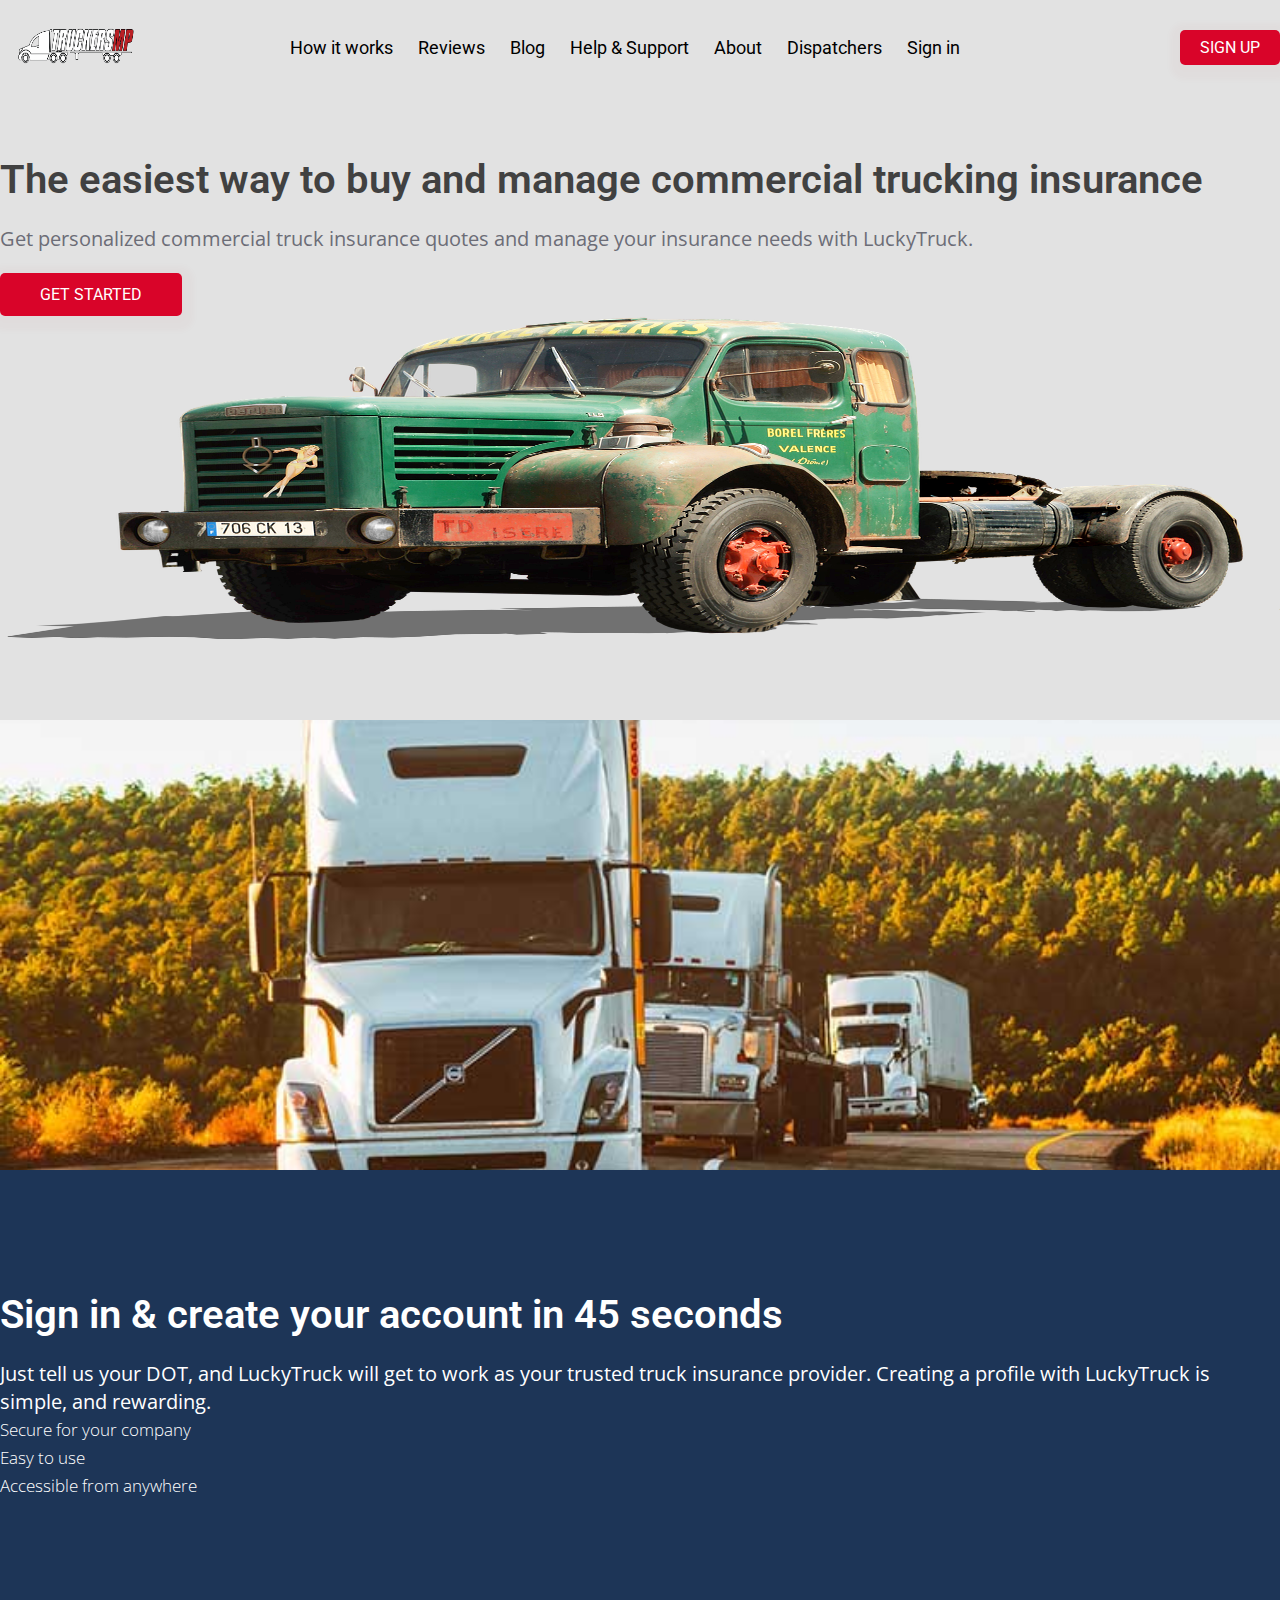
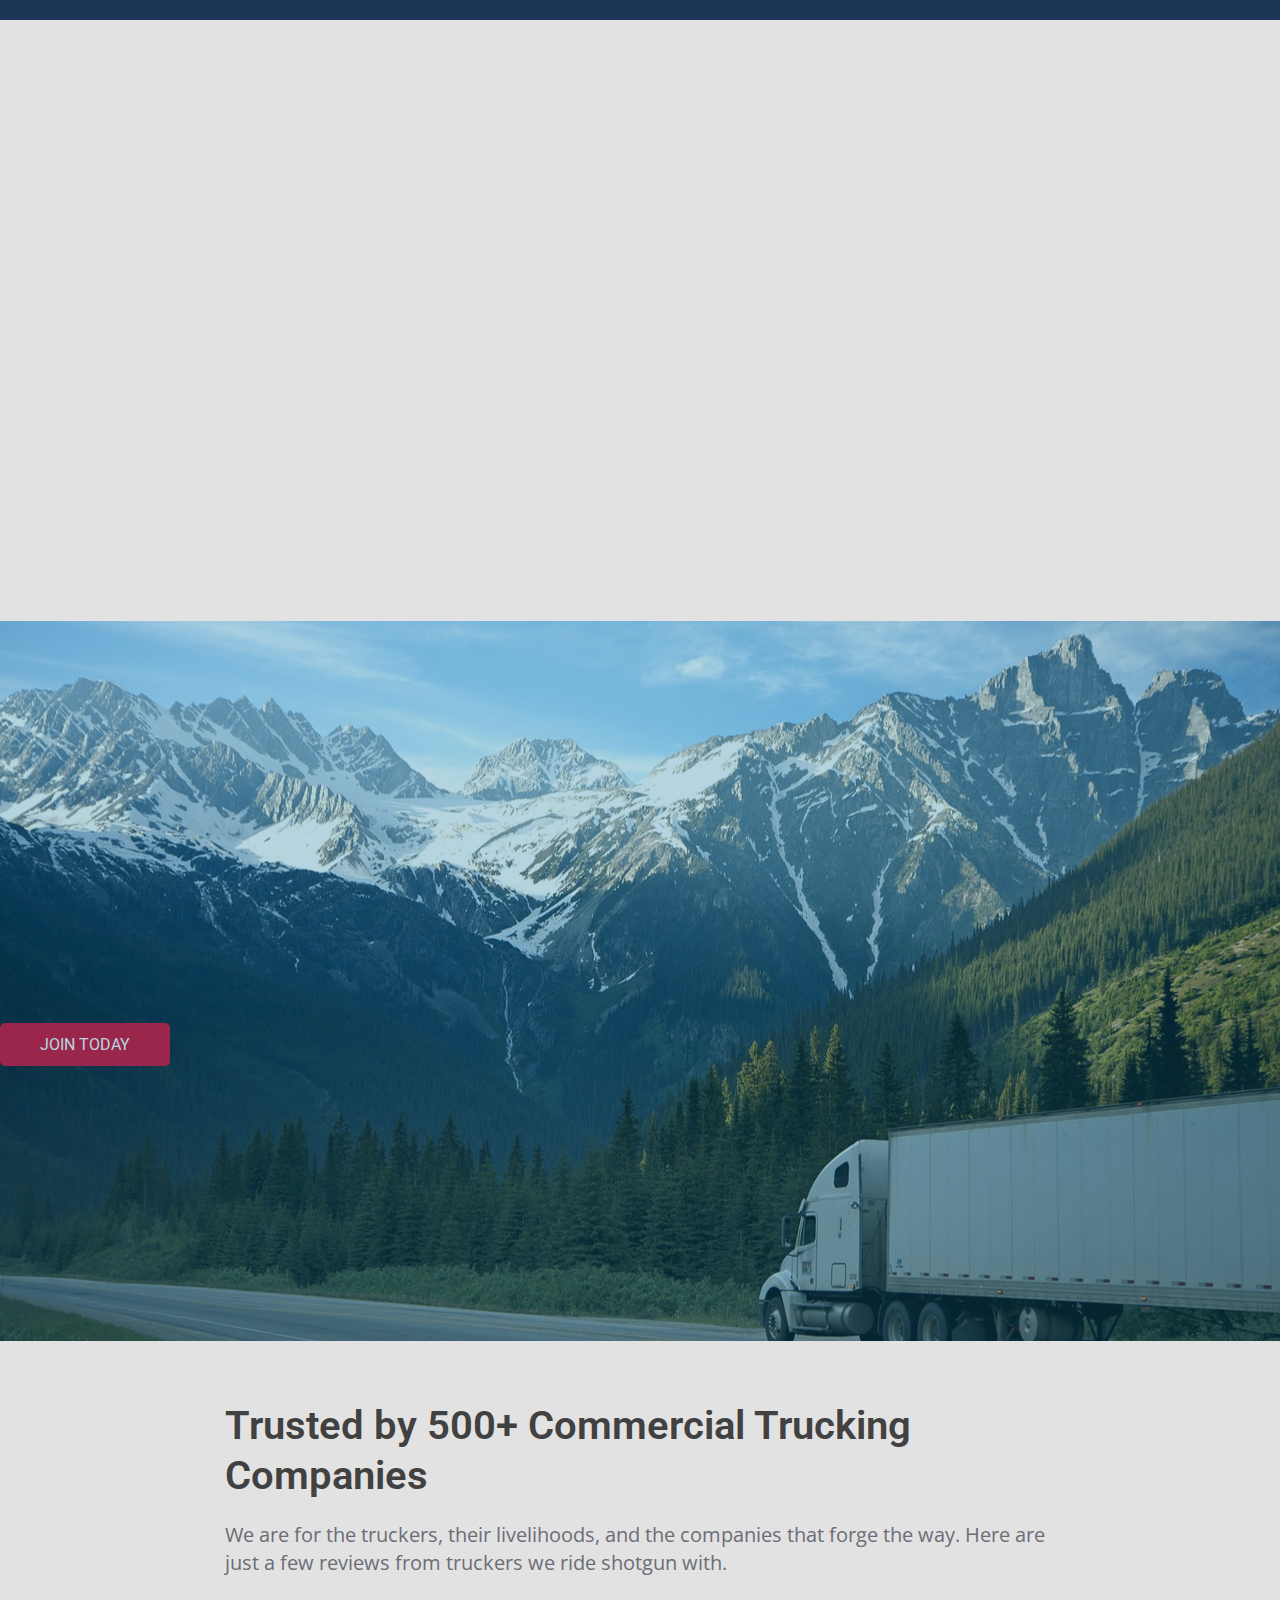
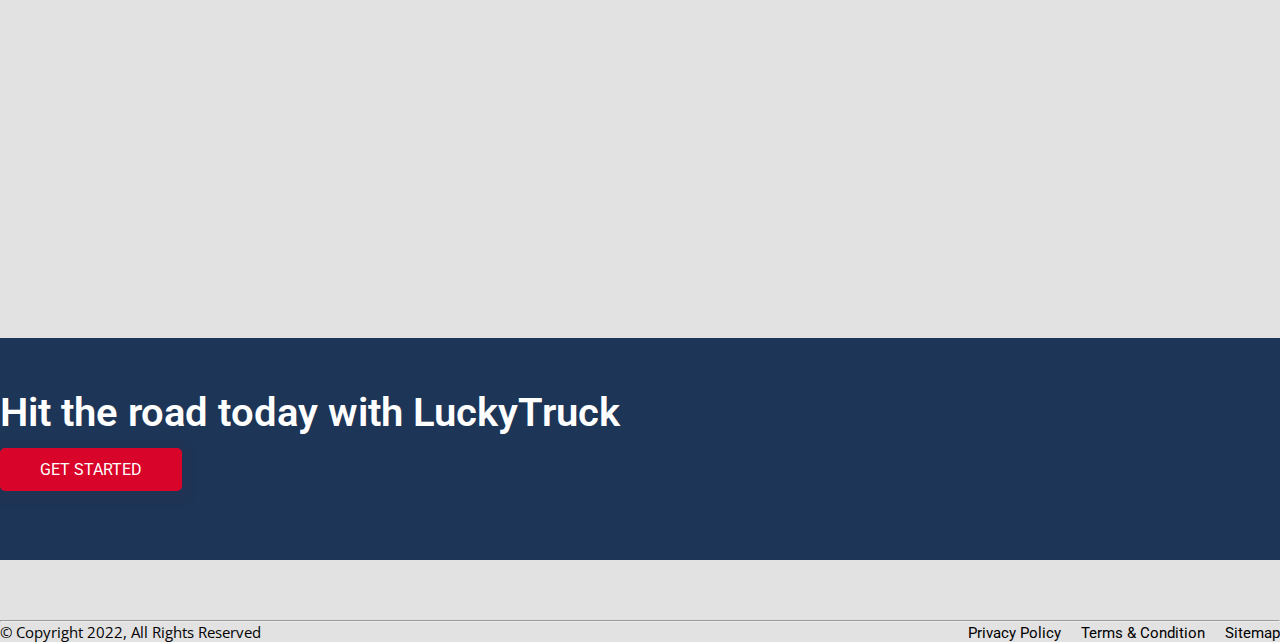
<file: index.html>
<!DOCTYPE html>
<html lang="en">
<head>
    <meta charset="UTF-8">
    <meta http-equiv="X-UA-Compatible" content="IE=edge">
    <meta name="viewport" content="width=device-width, initial-scale=1.0">
    <title>Trucking Insurance</title>
    <link rel="icon" type="image/x-icon" href="assets/images/truck logo.png">
    <!-- Bootstrap css -->
    <link rel="stylesheet" href="https://cdn.jsdelivr.net/npm/bootstrap@4.5.3/dist/css/bootstrap.min.css" integrity="sha384-TX8t27EcRE3e/ihU7zmQxVncDAy5uIKz4rEkgIXeMed4M0jlfIDPvg6uqKI2xXr2" crossorigin="anonymous">
    <!-- AOS Animation css -->
    <link href="https://unpkg.com/aos@2.3.1/dist/aos.css" rel="stylesheet">
    <!-- fontawesome icons cdn link -->
    <link rel="stylesheet" href="https://cdnjs.cloudflare.com/ajax/libs/font-awesome/6.2.0/css/all.min.css" integrity="sha512-xh6O/CkQoPOWDdYTDqeRdPCVd1SpvCA9XXcUnZS2FmJNp1coAFzvtCN9BmamE+4aHK8yyUHUSCcJHgXloTyT2A==" crossorigin="anonymous" referrerpolicy="no-referrer" />
    <!-- custom css -->
    <link rel="stylesheet" href="assets/css/base.css">
    <link rel="stylesheet" href="assets/css/index.css">
</head>
<body>

    <header>
        <div class="container">
            <div class="menuBar">
                <div>
                   <a href="index.html">
                     <img src="assets/images/truck logo.png" alt="logo">
                   </a>
                </div>
                <div class="customNav" id="mobileMenu">
                    <nav>
                        <span class="navClose" id="mobileMenuClose">
                            <i class="fa-solid fa-xmark"></i>
                        </span>
                        <ul id="highlightAnchor">
                            <li><a class="menuLink" href="how-it-work.html">How it works</a></li>
                            <li><a class="menuLink" href="reviews.html">Reviews</a></li>
                            <li><a class="menuLink" href="blogs.html">Blog</a></li>
                            <li><a class="menuLink" href="help_support.html">Help & Support</a></li>
                            <li><a class="menuLink" href="about.html">About</a></li>
                            <li><a class="menuLink" href="dispatchers.html">Dispatchers</a></li>
                            <li><a class="menuLink" href="login.html">Sign in</a></li>
                        </ul>

                        <div class="mt-4 mobileSignUp">
                            <a href="sign-up.html" class="customBtn signUpBtn">Sign up</a>
                        </div>
                    </nav>
                </div>
                <div class="signUpPart">
                    <div class="menuClick mr-2" id="mobileMenuShow"> 
                        <i class="fa-solid fa-bars"></i>
                    </div>
                    <a href="sign-up.html" class="customBtn signUpBtn signUpPartBtn">Sign up</a>
                </div>

            </div>
        </div>
    </header>

    <section class="sectionGap">
        <div class="homeBanner">
            <div class="container">
                <div class="row align-items-center">
                     <div class="col-12 col-lg-6">
                        <h2 class="mainHeading">
                            The easiest way to buy and manage commercial trucking insurance
                        </h2>
                        <div class="innerPadding">
                            <p class="subHeading">
                                Get personalized commercial truck insurance quotes and manage your insurance needs with LuckyTruck.
                            </p>
                        </div>
                        <a href="sign-up.html" class="customBtn">Get Started</a>
                     </div>
                     <div class="col-12 col-lg-6 mt-4 mt-lg-0 text-center">
                        <img class="bannerImage" src="assets/images/truck image 7.png" alt="truck">
                     </div>
                </div>
            </div>
        </div>
    </section>
    
    <section data-aos="fade-down" class="sectionGap">
        <div class="accountSection">
                <div class="row align-items-center">

                    <div class="col-12 col-lg-6 text-center accountSectionImg">
                     </div>

                     <div class="col-12 col-lg-6 accountSectionBg">
                        <div class="px-4">
                            <div class="accountContent">
                                <h2 class="mainHeading">
                                    Sign in & create your account in 45 seconds
                                </h2>
                                <p class="subHeading">
                                    Just tell us your DOT, and LuckyTruck will get to work as your trusted truck insurance provider. Creating a profile with LuckyTruck is simple, and rewarding.
                                </p>
                                <div class="mt-3 checkMarkIcon">
                                    <p class="subHeading"><i class="mr-2 fa-solid fa-circle-check"></i> <span>Secure for your company</span></p>
                                    <p class="subHeading"><i class="mr-2 fa-solid fa-circle-check"></i> <span>Easy to use</span></p>
                                    <p class="subHeading"><i class="mr-2 fa-solid fa-circle-check"></i> <span>Accessible from anywhere</span></p>
                                </div>
                            </div>
                        </div>
                     </div>

                </div>
            </div>
        </div>
    </section>  

    <section data-aos="fade-up" class="sectionGap">
        <div class="customerTeam">
            <div class="container">
                <div class="row align-items-center">
                     <div data-aos="fade-right" class="col-12 col-lg-6">
                        <h2 class="mainHeading">
                            Best-In-Class Customer Success Team
                        </h2>
                        <p class="subHeading">
                            Whether it is your first time calling or you’ve driven a million miles with LuckyTruck in your passenger seat, our top-notch team is here to help.
                        </p>

                     </div>
                     <div data-aos="fade-down" class="col-12 col-lg-6 mt-4 mt-lg-0 text-center">
                        <img class="bannerImage" src="assets/images/team.jpg" alt="team">
                     </div>
                </div>
            </div>
        </div>
    </section> 

    <section class="sectionGap DynamicSection">
        <div class="DynamicBanner">
            <div class="container">
                <div class="row">
                    <div class="col text-center DynamicBannerContent">
                        <h2 class="mainHeading" data-aos="fade-up" data-aos-duration="200">
                            Dynamic management at your fingertips
                        </h2>
                        <div class="innerPadding">
                            <p class="subHeading" data-aos="fade-up" data-aos-duration="300">
                                Increase, decrease, and dynamically manage your insurance coverages in your LuckyTruck dashboard. No more truck insurance providers with pushy salespeople or pesky emails – keeping more money in your pocket.
                            </p>
                        </div>
                        <div class="innerPadding">
                            <a href="sign-up.html" class="customBtn">JOIN TODAY</a>
                        </div>
                    </div>
                </div>
            </div>
        </div>
    </section>  

     <section class="sectionGap reviewSection">
       <div class="container">
          <div class="row">
             <div class="text-center reviewHeading">
                <h2 class="mainHeading">
                    Trusted by 500+ Commercial Trucking Companies
                 </h2>
                 <p class="subHeading">
                    We are for the truckers, their livelihoods, and the companies that forge the way. Here are just a few reviews from truckers we ride shotgun with.
                 </p>
             </div>
             <div class="container">
                <div class="clientReview">
                    <div class="singleReview text-center" data-aos="fade-up" data-aos-anchor-placement="top-bottom">
                       <img src="assets/images/truck image 2.jpg" alt="client image">
                       <p class="text-center mt-3">
                           "Everyone that I have encontered has been really helpful and has gone above and beyound"
                       </p>
                    </div>
   
                    <div class="singleReview text-center" data-aos="fade-up" data-aos-anchor-placement="top-bottom">
                       <img src="assets/images/truck image 2.jpg" alt="client image">
                       <p class="text-center mt-3">
                           "Everyone that I have encontered has been really helpful and has gone above and beyound"
                       </p>
                    </div>
   
                    <div class="singleReview text-center" data-aos="fade-up" data-aos-anchor-placement="top-bottom">
                       <img src="assets/images/truck image 2.jpg" alt="client image">
                       <p class="text-center mt-3">
                           "Everyone that I have encontered has been really helpful and has gone above and beyound"
                       </p>
                    </div>
                </div>
             </div>
          </div>
       </div>
    </section>

    <section class="sectionGap getStartedSection">
        <div class="container text-center">
            <h2 class="mainHeading">
                Hit the road today with LuckyTruck
            </h2>
            <div class="innerPadding mt-2">
                <a href="sign-up.html" class="customBtn">Get started</a>
            </div>
        </div>
    </section> 

    <footer class="pb-3">
        <div class="container"><hr>
            <div class="footerContent">
                <div class="copyRight">
                    © Copyright 2022, All Rights Reserved
                </div>
                <div class="footerMenu">
                    <ul>
                        <li><a href="#">Privacy Policy</a></li>
                        <li><a href="#">Terms & Condition</a></li>
                        <li><a href="#">Sitemap</a></li>
                    </ul>
                </div>
            </div>
        </div>
    </footer>



    <!-- AOS Animation js -->
    <script src="https://unpkg.com/aos@2.3.1/dist/aos.js"></script>
    <script>
        AOS.init();
    </script>

    <!-- Bootstrap js -->
    <script src="https://code.jquery.com/jquery-3.5.1.slim.min.js" integrity="sha384-DfXdz2htPH0lsSSs5nCTpuj/zy4C+OGpamoFVy38MVBnE+IbbVYUew+OrCXaRkfj" crossorigin="anonymous"></script>
    <script src="https://cdn.jsdelivr.net/npm/bootstrap@4.5.3/dist/js/bootstrap.bundle.min.js" integrity="sha384-ho+j7jyWK8fNQe+A12Hb8AhRq26LrZ/JpcUGGOn+Y7RsweNrtN/tE3MoK7ZeZDyx" crossorigin="anonymous"></script>

    <!-- custom js code -->
    <script src="assets/js/cusotm.js"></script>


</body>
</html>
</file>
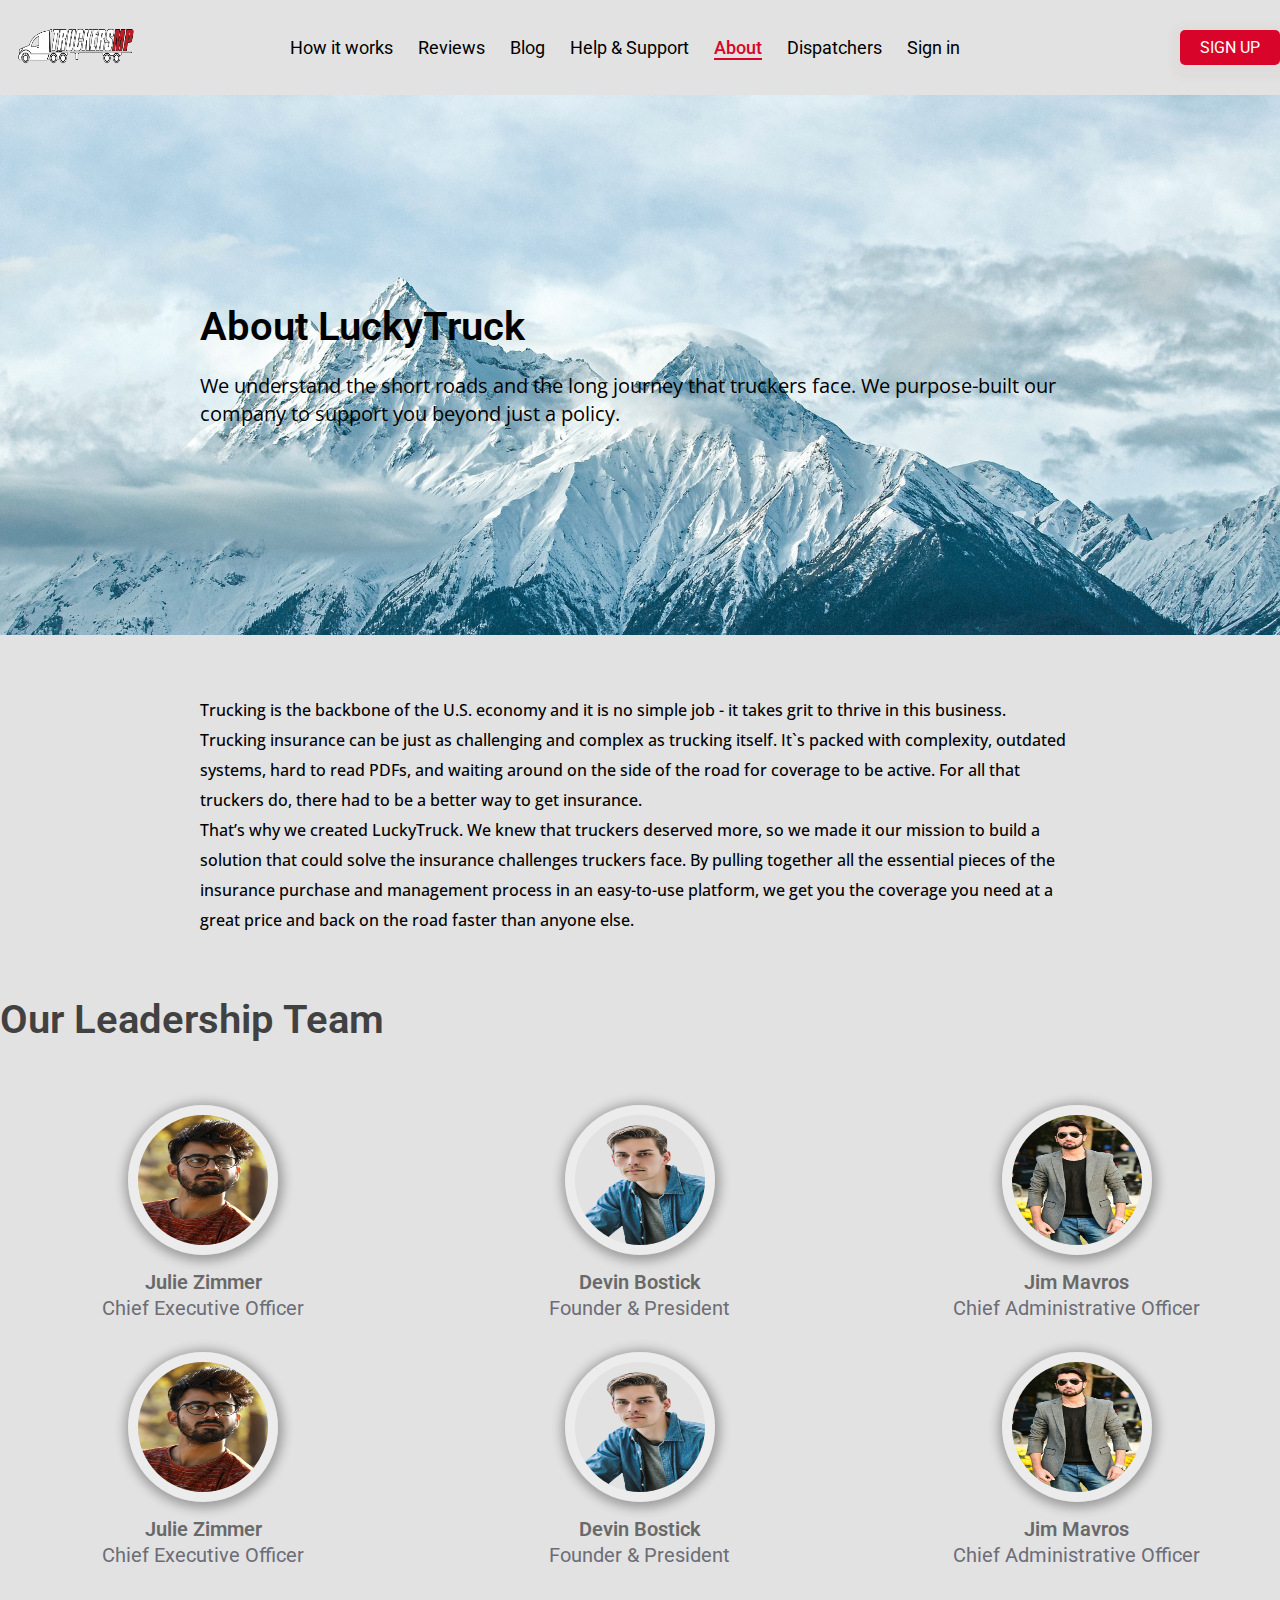
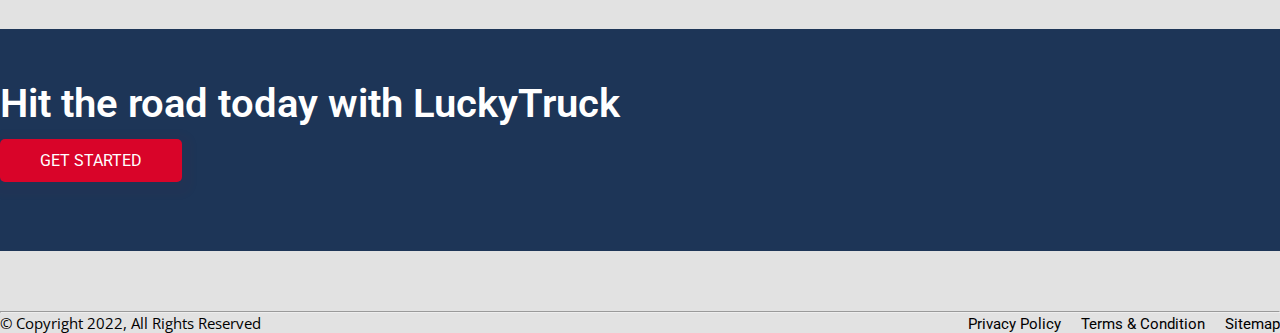
<file: about.html>
<!DOCTYPE html>
<html lang="en">
<head>
    <meta charset="UTF-8">
    <meta http-equiv="X-UA-Compatible" content="IE=edge">
    <meta name="viewport" content="width=device-width, initial-scale=1.0">
    <title>About</title>
    <link rel="icon" type="image/x-icon" href="assets/images/truck logo.png">
    <!-- Bootstrap css -->
    <link rel="stylesheet" href="https://cdn.jsdelivr.net/npm/bootstrap@4.5.3/dist/css/bootstrap.min.css" integrity="sha384-TX8t27EcRE3e/ihU7zmQxVncDAy5uIKz4rEkgIXeMed4M0jlfIDPvg6uqKI2xXr2" crossorigin="anonymous">
    <!-- fontawesome icons cdn link -->
    <link rel="stylesheet" href="https://cdnjs.cloudflare.com/ajax/libs/font-awesome/6.2.0/css/all.min.css" integrity="sha512-xh6O/CkQoPOWDdYTDqeRdPCVd1SpvCA9XXcUnZS2FmJNp1coAFzvtCN9BmamE+4aHK8yyUHUSCcJHgXloTyT2A==" crossorigin="anonymous" referrerpolicy="no-referrer" />
    <!-- custom css -->
    <link rel="stylesheet" href="assets/css/base.css">
    <link rel="stylesheet" href="assets/css/about.css">
</head>
<body>

    <header>
        <div class="container">
            <div class="menuBar">
                <div>
                   <a href="index.html">
                     <img src="assets/images/truck logo.png" alt="logo">
                   </a>
                </div>
                <div class="customNav" id="mobileMenu">
                    <nav>
                        <span class="navClose" id="mobileMenuClose">
                            <i class="fa-solid fa-xmark"></i>
                        </span>
                        <ul id="highlightAnchor">
                            <li><a  class="menuLink" href="how-it-work.html">How it works</a></li>
                            <li><a  class="menuLink" href="reviews.html">Reviews</a></li>
                            <li><a  class="menuLink" href="blogs.html">Blog</a></li>
                            <li><a  class="menuLink" href="help_support.html">Help & Support</a></li>
                            <li><a  class="menuLink active" href="about.html">About</a></li>
                            <li><a  class="menuLink" href="dispatchers.html">Dispatchers</a></li>
                            <li><a  class="menuLink" href="login.html">Sign in</a></li>
                        </ul>

                        <div class="mt-4 mobileSignUp">
                            <a href="sign-up.html" class="customBtn signUpBtn">Sign up</a>
                        </div>
                    </nav>
                </div>
                <div class="signUpPart">
                    <div class="menuClick mr-2" id="mobileMenuShow"> 
                        <i class="fa-solid fa-bars"></i>
                    </div>
                    <a href="sign-up.html" class="customBtn signUpBtn signUpPartBtn">Sign up</a>
                </div>

            </div>
        </div>
    </header>

    <section class="aboutSection">
        <div class="container">
            <div class="row">
                <div class="col-12 text-center ">
                    <div class="aboutContent">
                        <h2 class="mainHeading text-center">
                            About LuckyTruck
                        </h2>
                        <p class="subHeading">
                            We understand the short roads and the long journey that truckers face. We purpose-built our company to support you beyond just a policy.
                        </p>
                    </div>
                </div>
            </div>
        </div>
    </section>

    <section class="sectionGap">
        <div class="container">
            <div class="aboutContent detailsAbout">
                <p class="py-2">
                    Trucking is the backbone of the U.S. economy and it is no simple job - it takes grit to thrive in this business.
                </p>

                <p class="py-2">
                    Trucking insurance can be just as challenging and complex as trucking itself. It`s packed with complexity, outdated systems, hard to read PDFs, and waiting around on the side of the road for coverage to be active. For all that truckers do, there had to be a better way to get insurance.
                </p>

                <p class="py-2">
                    That’s why we created LuckyTruck. We knew that truckers deserved more, so we made it our mission to build a solution that could solve the insurance challenges truckers face. By pulling together all the essential pieces of the insurance purchase and management process in an easy-to-use platform, we get you the coverage you need at a great price and back on the road faster than anyone else.
                </p>
            </div>
        </div>
    </section>

    <section class="sectionGap">
       <div class="container">
          <h2 class="mainHeading text-center">
             Our Leadership Team
          </h2>

          <div class="teamMember sectionGap">
              <div class="singleMenber">
                 <a href="#">
                    <img src="assets/images/review-client.jpg" alt="team">
                    <h4 class="my-2">Julie Zimmer</h4>
                    <p class="subHeading">Chief Executive Officer</p>
                 </a>
              </div>

              <div class="singleMenber">
                <a href="#">
                   <img src="assets/images/review-client-2.png" alt="team">
                   <h4 class="my-2">Devin Bostick</h4>
                   <p class="subHeading">Founder & President</p>
                </a>
             </div>
             
             <div class="singleMenber">
                <a href="#">
                   <img src="assets/images/review-client-3.jpg" alt="team">
                   <h4 class="my-2">Jim Mavros</h4>
                   <p class="subHeading">                    Chief Administrative Officer</p>
                </a>
             </div>

             <div class="singleMenber">
                <a href="#">
                   <img src="assets/images/review-client.jpg" alt="team">
                   <h4 class="my-2">Julie Zimmer</h4>
                   <p class="subHeading">Chief Executive Officer</p>
                </a>
             </div>

             <div class="singleMenber">
               <a href="#">
                  <img src="assets/images/review-client-2.png" alt="team">
                  <h4 class="my-2">Devin Bostick</h4>
                  <p class="subHeading">Founder & President</p>
               </a>
            </div>
            
            <div class="singleMenber">
               <a href="#">
                  <img src="assets/images/review-client-3.jpg" alt="team">
                  <h4 class="my-2">Jim Mavros</h4>
                  <p class="subHeading">                    Chief Administrative Officer</p>
               </a>
            </div>
          </div>
       </div>
    </section>

    <section class="sectionGap getStartedSection">
        <div class="container text-center">
            <h2 class="mainHeading">
                Hit the road today with LuckyTruck
            </h2>
            <div class="innerPadding mt-2">
                <a href="sign-up.html" class="customBtn">Get started</a>
            </div>
        </div>
    </section> 


    <footer class="pb-3">
        <div class="container"><hr>
            <div class="footerContent">
                <div class="copyRight">
                    © Copyright 2022, All Rights Reserved
                </div>
                <div class="footerMenu">
                    <ul>
                        <li><a href="#">Privacy Policy</a></li>
                        <li><a href="#">Terms & Condition</a></li>
                        <li><a href="#">Sitemap</a></li>
                    </ul>
                </div>
            </div>
        </div>
    </footer>



    <!-- Bootstrap js -->
    <script src="https://code.jquery.com/jquery-3.5.1.slim.min.js" integrity="sha384-DfXdz2htPH0lsSSs5nCTpuj/zy4C+OGpamoFVy38MVBnE+IbbVYUew+OrCXaRkfj" crossorigin="anonymous"></script>
    <script src="https://cdn.jsdelivr.net/npm/bootstrap@4.5.3/dist/js/bootstrap.bundle.min.js" integrity="sha384-ho+j7jyWK8fNQe+A12Hb8AhRq26LrZ/JpcUGGOn+Y7RsweNrtN/tE3MoK7ZeZDyx" crossorigin="anonymous"></script>

    <!-- custom js code -->
    <script src="assets/js/cusotm.js"></script>


</body>
</html>
</file>
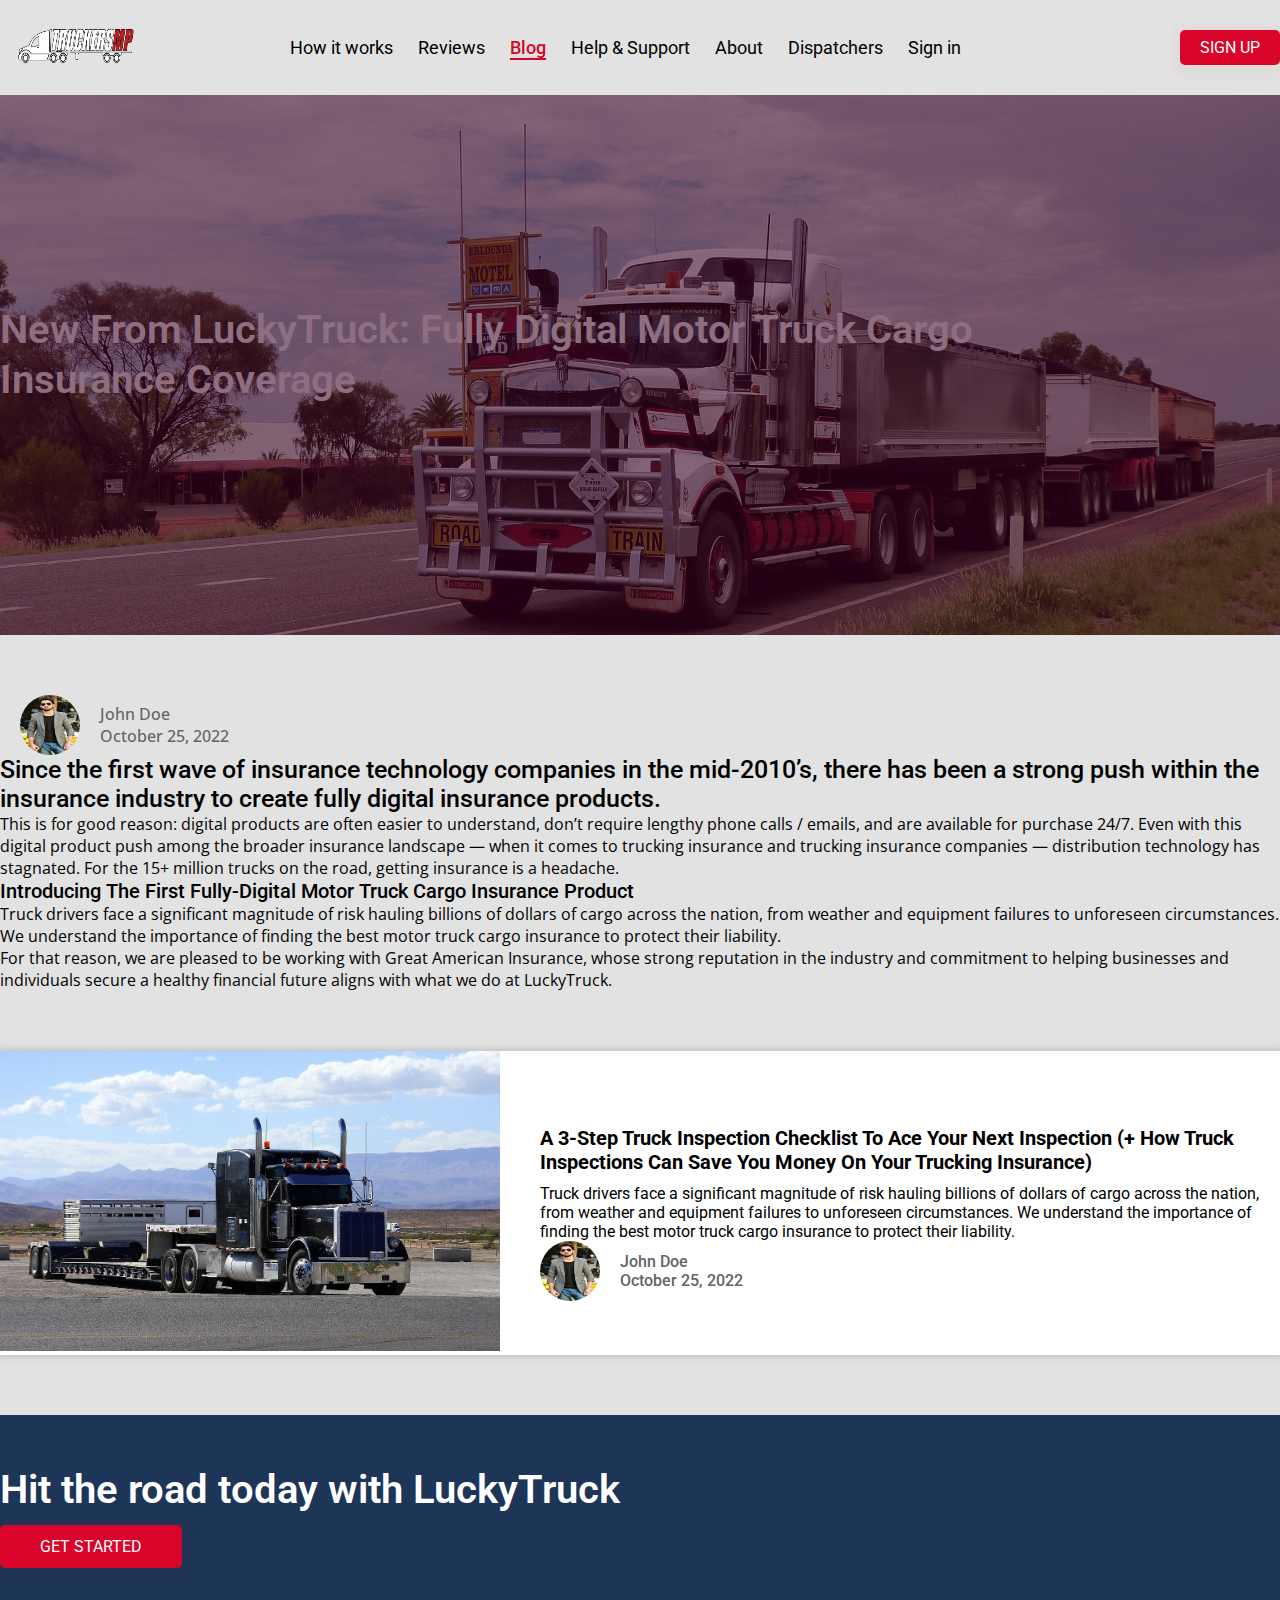
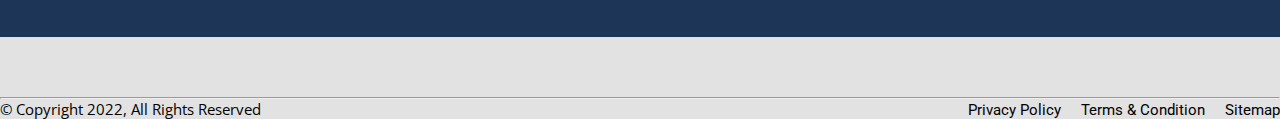
<file: blog-publish-page.html>
<!DOCTYPE html>
<html lang="en">
<head>
    <meta charset="UTF-8">
    <meta http-equiv="X-UA-Compatible" content="IE=edge">
    <meta name="viewport" content="width=device-width, initial-scale=1.0">
    <title>Blog publish page</title>
    <link rel="icon" type="image/x-icon" href="assets/images/truck logo.png">

    <!-- Bootstrap css -->
    <link rel="stylesheet" href="https://cdn.jsdelivr.net/npm/bootstrap@4.5.3/dist/css/bootstrap.min.css" integrity="sha384-TX8t27EcRE3e/ihU7zmQxVncDAy5uIKz4rEkgIXeMed4M0jlfIDPvg6uqKI2xXr2" crossorigin="anonymous">

    <!-- fontawesome icons cdn link -->
    <link rel="stylesheet" href="https://cdnjs.cloudflare.com/ajax/libs/font-awesome/6.2.0/css/all.min.css" integrity="sha512-xh6O/CkQoPOWDdYTDqeRdPCVd1SpvCA9XXcUnZS2FmJNp1coAFzvtCN9BmamE+4aHK8yyUHUSCcJHgXloTyT2A==" crossorigin="anonymous" referrerpolicy="no-referrer" />
    
    <!-- custom css -->
    <link rel="stylesheet" href="assets/css/base.css">
    <link rel="stylesheet" href="assets/css/blog-publish-page.css">
</head>
<body>

    <header>
        <div class="container">
            <div class="menuBar">
                <div>
                   <a href="index.html">
                     <img src="assets/images/truck logo.png" alt="logo">
                   </a>
                </div>
                <div class="customNav" id="mobileMenu">
                    <nav>
                        <span class="navClose" id="mobileMenuClose">
                            <i class="fa-solid fa-xmark"></i>
                        </span>
                        <ul id="highlightAnchor">
                            <li><a  class="menuLink" href="how-it-work.html">How it works</a></li>
                            <li><a  class="menuLink" href="reviews.html">Reviews</a></li>
                            <li><a  class="menuLink active" href="blogs.html">Blog</a></li>
                            <li><a  class="menuLink" href="help_support.html">Help & Support</a></li>
                            <li><a  class="menuLink" href="about.html">About</a></li>
                            <li><a  class="menuLink" href="dispatchers.html">Dispatchers</a></li>
                            <li><a  class="menuLink" href="login.html">Sign in</a></li>
                        </ul>

                        <div class="mt-4 mobileSignUp">
                            <a href="sign-up.html" class="customBtn signUpBtn">Sign up</a>
                        </div>
                    </nav>
                </div>
                <div class="signUpPart">
                    <div class="menuClick mr-2" id="mobileMenuShow"> 
                        <i class="fa-solid fa-bars"></i>
                    </div>
                    <a href="sign-up.html" class="customBtn signUpBtn signUpPartBtn">Sign up</a>
                </div>

            </div>
        </div>
    </header>

    <section class="articleHeroSection">
        <div class="container">
            <div class="row">
                <div class="col-12">
                    <div class="articleHeroSectionContent">
                        <h2 class="mainHeading">
                            New From LuckyTruck: Fully Digital Motor Truck Cargo Insurance Coverage
                        </h2>
                    </div>
                </div>
            </div>
        </div>
    </section>

    <section class="sectionGap">
        <div class="container">
            <div class="blogWritterBio mt-3">
                <div>
                   <a href="blogs.html"> <i class="fa-solid fa-arrow-left"></i></a>
                </div>
                <img src="assets/images/review-client-3.jpg" alt="Blog post writer image">
                <div class="bioDetailsContent">
                    <p>John Doe</p>
                    <p class="blogPubDate">October 25, 2022</p>
                </div>
            </div>
            <h3 class="blogMainThought py-3">
                Since the first wave of insurance technology companies in the mid-2010’s, there has been a strong push within the insurance industry to create fully digital insurance products. 
            </h3>
            <p class="py-2">
                This is for good reason: digital products are often easier to understand, don’t require lengthy phone calls / emails, and are available for purchase 24/7. Even with this digital product push among the broader insurance landscape — when it comes to trucking insurance and trucking insurance companies — distribution technology has stagnated. For the 15+ million trucks on the road, getting insurance is a headache.
            </p>

            <h4 class="blogTopicTitle pt-3 pb-2">
                Introducing The First Fully-Digital Motor Truck Cargo Insurance Product
            </h4>

            <p class="py-2">
                Truck drivers face a significant magnitude of risk hauling billions of dollars of cargo across the nation, from weather and equipment failures to unforeseen circumstances. We understand the importance of finding the best motor truck cargo insurance to protect their liability.
            </p>

            <p class="py-2">
                For that reason, we are pleased to be working with Great American Insurance, whose strong reputation in the industry and commitment to helping businesses and individuals secure a healthy financial future aligns with what we do at LuckyTruck. 
            </p>
        </div>
    </section>

    <section class="sectionGap">
        <div class="singleBlogPost">
            <div>
                <a class="innerBlogContent" href="blog-publish-page.html">
                    <div>
                         <img class="blogImage" src="assets/images/truck image 3.jpg" alt="Blog image">
                    </div>
                    <div class="blogContent">
                         <div class="blogContentInner">
                            <h3 class="blogTitle">
                                A 3-Step Truck Inspection Checklist To Ace Your Next Inspection (+ How Truck Inspections Can Save You Money On Your Trucking Insurance)
                            </h3>
                            <p class="blogDes">
                                Truck drivers face a significant magnitude of risk hauling billions of dollars of cargo across the nation, from weather and equipment failures to unforeseen circumstances. We understand the importance of finding the best motor truck cargo insurance to protect their liability.
                             </p>
                         </div>
                         <div class="blogWritterBio mt-3">
                            <img src="assets/images/review-client-3.jpg" alt="Blog post writer image">
                            <div class="bioDetailsContent">
                                <p>John Doe</p>
                                <p class="blogPubDate">October 25, 2022</p>
                            </div>
                        </div>
                    </div>
                </a>
            </div>
        </div>
    </section>

    <section class="sectionGap getStartedSection">
        <div class="container text-center">
            <h2 class="mainHeading">
                Hit the road today with LuckyTruck
            </h2>
            <div class="innerPadding mt-2">
                <a href="sign-up.html" class="customBtn">Get started</a>
            </div>
        </div>
    </section> 

    <footer class="pb-3">
        <div class="container"><hr>
            <div class="footerContent">
                <div class="copyRight">
                    © Copyright 2022, All Rights Reserved
                </div>
                <div class="footerMenu">
                    <ul>
                        <li><a href="#">Privacy Policy</a></li>
                        <li><a href="#">Terms & Condition</a></li>
                        <li><a href="#">Sitemap</a></li>
                    </ul>
                </div>
            </div>
        </div>
    </footer>

    <!-- Bootstrap js -->
    <script src="https://code.jquery.com/jquery-3.5.1.slim.min.js" integrity="sha384-DfXdz2htPH0lsSSs5nCTpuj/zy4C+OGpamoFVy38MVBnE+IbbVYUew+OrCXaRkfj" crossorigin="anonymous"></script>
    <script src="https://cdn.jsdelivr.net/npm/bootstrap@4.5.3/dist/js/bootstrap.bundle.min.js" integrity="sha384-ho+j7jyWK8fNQe+A12Hb8AhRq26LrZ/JpcUGGOn+Y7RsweNrtN/tE3MoK7ZeZDyx" crossorigin="anonymous"></script>

    <!-- custom js code -->
    <script src="assets/js/cusotm.js"></script>

</body>
</html>
</file>
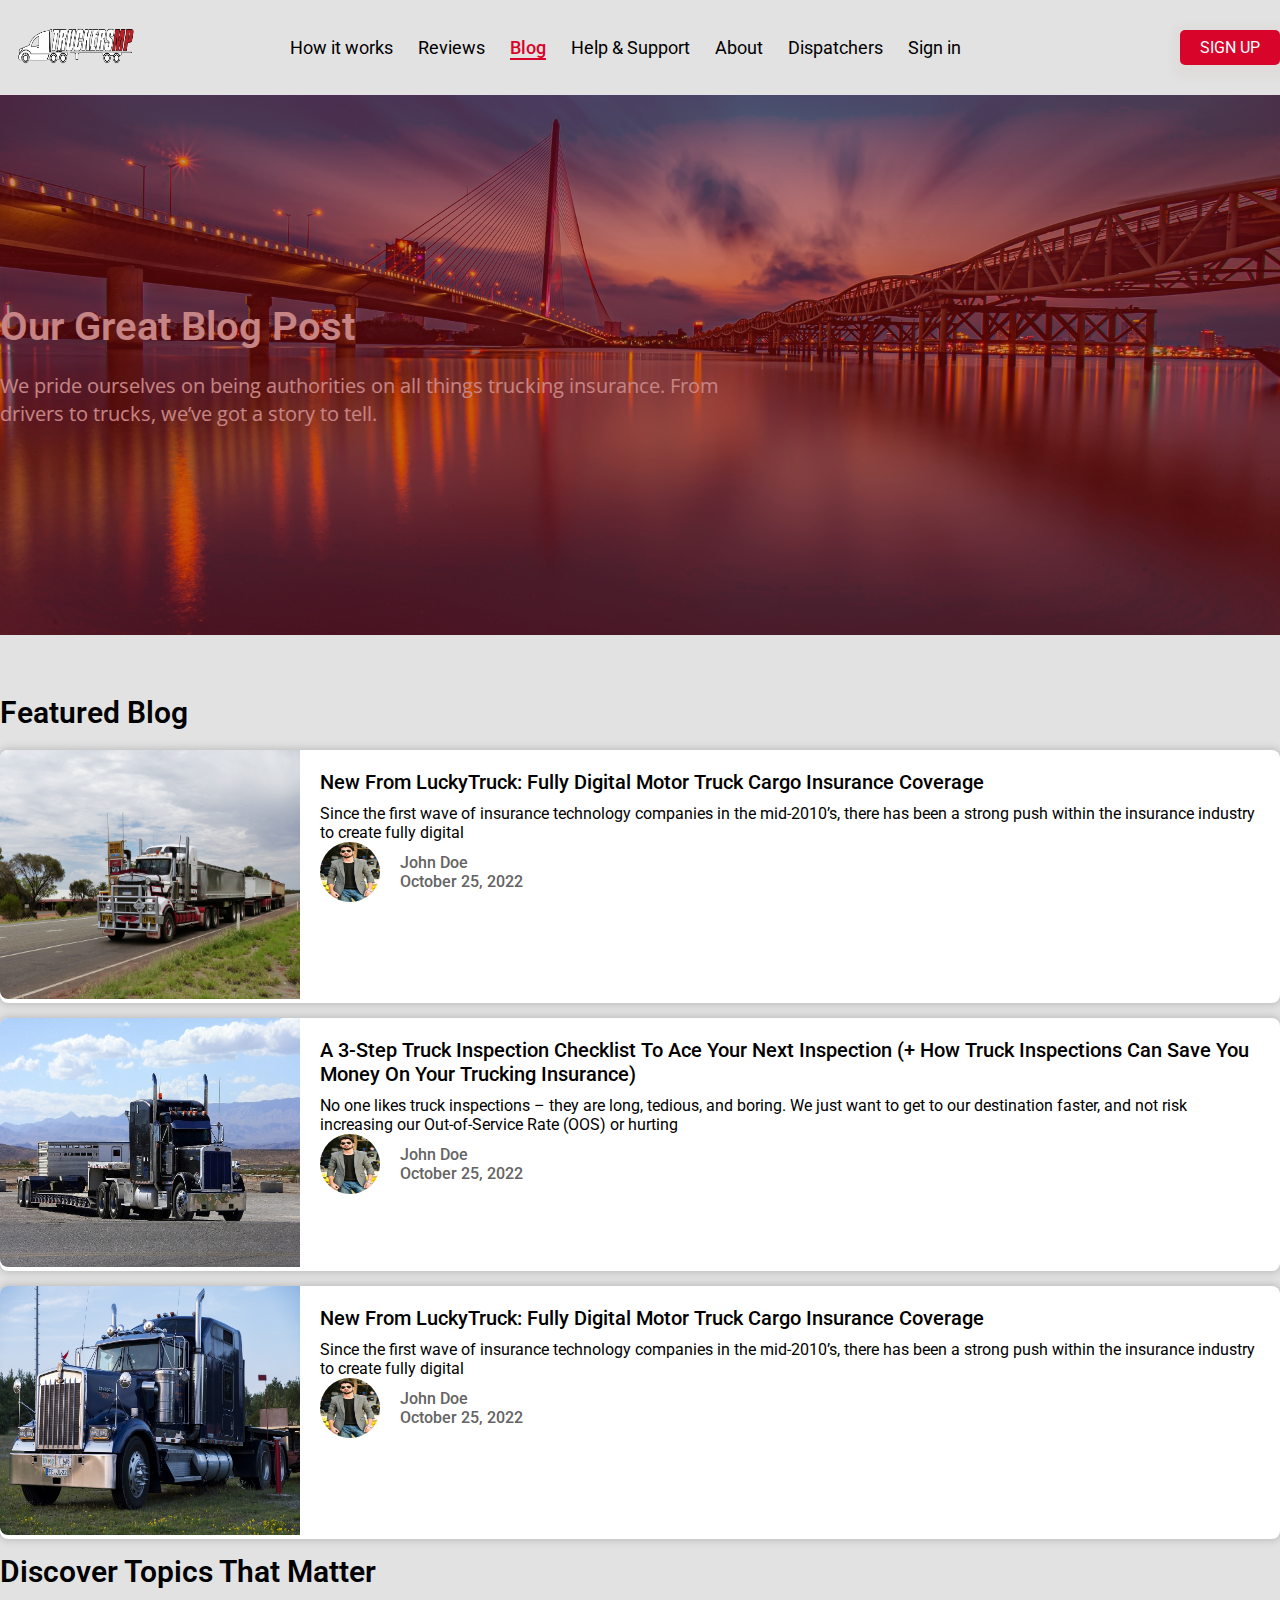
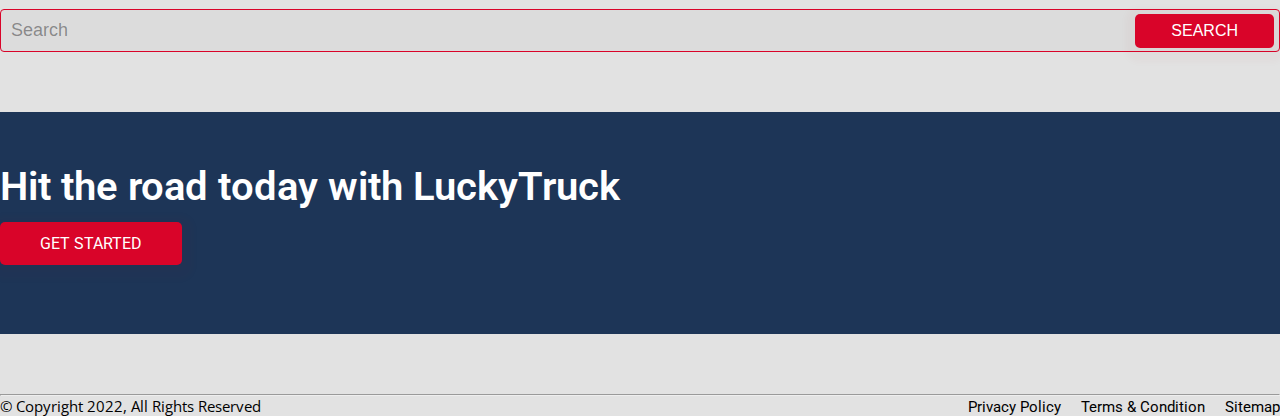
<file: blogs.html>
<!DOCTYPE html>
<html lang="en">
<head>
    <meta charset="UTF-8">
    <meta http-equiv="X-UA-Compatible" content="IE=edge">
    <meta name="viewport" content="width=device-width, initial-scale=1.0">
    <title>Blog posts</title>
    <link rel="icon" type="image/x-icon" href="assets/images/truck logo.png">
    <!-- Bootstrap css -->
    <link rel="stylesheet" href="https://cdn.jsdelivr.net/npm/bootstrap@4.5.3/dist/css/bootstrap.min.css" integrity="sha384-TX8t27EcRE3e/ihU7zmQxVncDAy5uIKz4rEkgIXeMed4M0jlfIDPvg6uqKI2xXr2" crossorigin="anonymous">
    <!-- custom css -->
    <link rel="stylesheet" href="assets/css/base.css">
    <link rel="stylesheet" href="assets/css/blogs.css">
</head>
<body>

    <header>
        <div class="container">
            <div class="menuBar">
                <div>
                   <a href="index.html">
                     <img src="assets/images/truck logo.png" alt="logo">
                   </a>
                </div>
                <div class="customNav" id="mobileMenu">
                    <nav>
                        <span class="navClose" id="mobileMenuClose">
                            <i class="fa-solid fa-xmark"></i>
                        </span>
                        <ul id="highlightAnchor">
                            <li><a  class="menuLink" href="how-it-work.html">How it works</a></li>
                            <li><a  class="menuLink" href="reviews.html">Reviews</a></li>
                            <li><a  class="menuLink active" href="blogs.html">Blog</a></li>
                            <li><a  class="menuLink" href="help_support.html">Help & Support</a></li>
                            <li><a  class="menuLink" href="about.html">About</a></li>
                            <li><a  class="menuLink" href="dispatchers.html">Dispatchers</a></li>
                            <li><a  class="menuLink" href="login.html">Sign in</a></li>
                        </ul>

                        <div class="mt-4 mobileSignUp">
                            <a href="sign-up.html" class="customBtn signUpBtn">Sign up</a>
                        </div>
                    </nav>
                </div>
                <div class="signUpPart">
                    <div class="menuClick mr-2" id="mobileMenuShow"> 
                        <i class="fa-solid fa-bars"></i>
                    </div>
                    <a href="sign-up.html" class="customBtn signUpBtn signUpPartBtn">Sign up</a>
                </div>

            </div>
        </div>
    </header>

    <section class="blogSection">
        <div class="container">
            <div class="row">
                <div class="col-12">
                    <div class="blogInner">
                        <h2 class="mainHeading">
                            Our Great Blog Post
                        </h2>
                        <p class="subHeading">
                            We pride ourselves on being authorities on all things trucking insurance. From drivers to trucks, we’ve got a story to tell.
                        </p>
                    </div>
                </div>
            </div>
        </div>
    </section>

    <section class="sectionGap">
        <div class="blogPostSection">
            <div class="container">
                <h3 class="featureBlogTitle">
                    Featured Blog
                </h3> 
                <div class="row">
                    <div class="col-12 col-md-7">
                        <div id="searchBlogs">
                            <div class="singleBlogPost">
                                <div>
                                    <a class="innerBlogContent" href="blog-publish-page.html">
                                        <div>
                                             <img class="blogImage" src="assets/images/truck background.jpg" alt="Blog image">
                                        </div>
                                        <div class="blogContent">
                                             <div class="blogContentInner">
                                                    <h3 class="blogTitle">
                                                        New From LuckyTruck: Fully Digital Motor Truck Cargo Insurance Coverage
                                                </h3>
                                                <p class="blogDes">
                                                        Since the first wave of insurance technology companies in the mid-2010’s, there has been a strong push within the insurance industry to create fully digital
                                                 </p>
                                             </div>
                                             <div class="blogWritterBio mt-3">
                                                <img src="assets/images/review-client-3.jpg" alt="Blog post writer image">
                                                <div class="bioDetailsContent">
                                                    <p>John Doe</p>
                                                    <p class="blogPubDate">October 25, 2022</p>
                                                </div>
                                            </div>
                                        </div>
                                    </a>
                                </div>
                            </div>
    
                            <div class="singleBlogPost">
                                <div>
                                    <a class="innerBlogContent" href="blog-publish-page.html">
                                        <div>
                                             <img class="blogImage" src="assets/images/truck image 3.jpg" alt="Blog image">
                                        </div>
                                        <div class="blogContent">
                                             <div class="blogContentInner">
                                                <h3 class="blogTitle">
                                                    A 3-Step Truck Inspection Checklist To Ace Your Next Inspection (+ How Truck Inspections Can Save You Money On Your Trucking Insurance)
                                                </h3>
                                                <p class="blogDes">
                                                    No one likes truck inspections – they are long, tedious, and boring. We just want to get to our destination faster, and not risk increasing our Out-of-Service Rate (OOS) or hurting
                                                 </p>
                                             </div>
                                             <div class="blogWritterBio mt-3">
                                                <img src="assets/images/review-client-3.jpg" alt="Blog post writer image">
                                                <div class="bioDetailsContent">
                                                    <p>John Doe</p>
                                                    <p class="blogPubDate">October 25, 2022</p>
                                                </div>
                                            </div>
                                        </div>
                                    </a>
                                </div>
                            </div>
    
                            <div class="singleBlogPost">
                                <div>
                                    <a class="innerBlogContent" href="blog-publish-page.html">
                                        <div>
                                             <img class="blogImage" src="assets/images/truck image 7.jpg" alt="Blog image">
                                        </div>
                                        <div class="blogContent">
                                             <div class="blogContentInner">
                                                    <h3 class="blogTitle">
                                                        New From LuckyTruck: Fully Digital Motor Truck Cargo Insurance Coverage
                                                </h3>
                                                <p class="blogDes">
                                                        Since the first wave of insurance technology companies in the mid-2010’s, there has been a strong push within the insurance industry to create fully digital
                                                 </p>
                                             </div>
                                             <div class="blogWritterBio mt-3">
                                                <img src="assets/images/review-client-3.jpg" alt="Blog post writer image">
                                                <div class="bioDetailsContent">
                                                    <p>John Doe</p>
                                                    <p class="blogPubDate">October 25, 2022</p>
                                                </div>
                                            </div>
                                        </div>
                                    </a>
                                </div>
                            </div>
                        </div>
                    </div>

                    <div class="col-12 col-md-5 mobileSearchHide">
                        <div class="blogSearch">
                            <h3 class="featureBlogTitle">
                                Discover Topics That Matter
                            </h3>
    
                           <div class="searchBlogs">
                              <input class="customInput" type="text" name="blogSearchInput" id="blogSearchInput" placeholder="Search">
                              <input class="searchCustomBtn" type="submit" value="Search">
                           </div>
                        </div>
                    </div>
                </div>
            </div>
        </div>
    </section>

    <section class="sectionGap getStartedSection">
        <div class="container text-center">
            <h2 class="mainHeading">
                Hit the road today with LuckyTruck
            </h2>
            <div class="innerPadding mt-2">
                <a href="sign-up.html" class="customBtn">Get started</a>
            </div>
        </div>
    </section> 

    <footer class="pb-3">
        <div class="container"><hr>
            <div class="footerContent">
                <div class="copyRight">
                    © Copyright 2022, All Rights Reserved
                </div>
                <div class="footerMenu">
                    <ul>
                        <li><a href="#">Privacy Policy</a></li>
                        <li><a href="#">Terms & Condition</a></li>
                        <li><a href="#">Sitemap</a></li>
                    </ul>
                </div>
            </div>
        </div>
    </footer>

    <!-- Bootstrap js -->
    <script src="https://code.jquery.com/jquery-3.5.1.slim.min.js" integrity="sha384-DfXdz2htPH0lsSSs5nCTpuj/zy4C+OGpamoFVy38MVBnE+IbbVYUew+OrCXaRkfj" crossorigin="anonymous"></script>
    <script src="https://cdn.jsdelivr.net/npm/bootstrap@4.5.3/dist/js/bootstrap.bundle.min.js" integrity="sha384-ho+j7jyWK8fNQe+A12Hb8AhRq26LrZ/JpcUGGOn+Y7RsweNrtN/tE3MoK7ZeZDyx" crossorigin="anonymous"></script>

    <!-- jqery cdn link -->
    <script src="https://ajax.googleapis.com/ajax/libs/jquery/3.6.1/jquery.min.js"></script>

    <!-- custom js code -->
    <script src="assets/js/cusotm.js"></script>
    <!-- Blog search articles js -->
    <script src="assets/js/jquery.searcher.js"></script>
    <script src="assets/js/blog-search.js"></script>

</body>
</html>
</file>
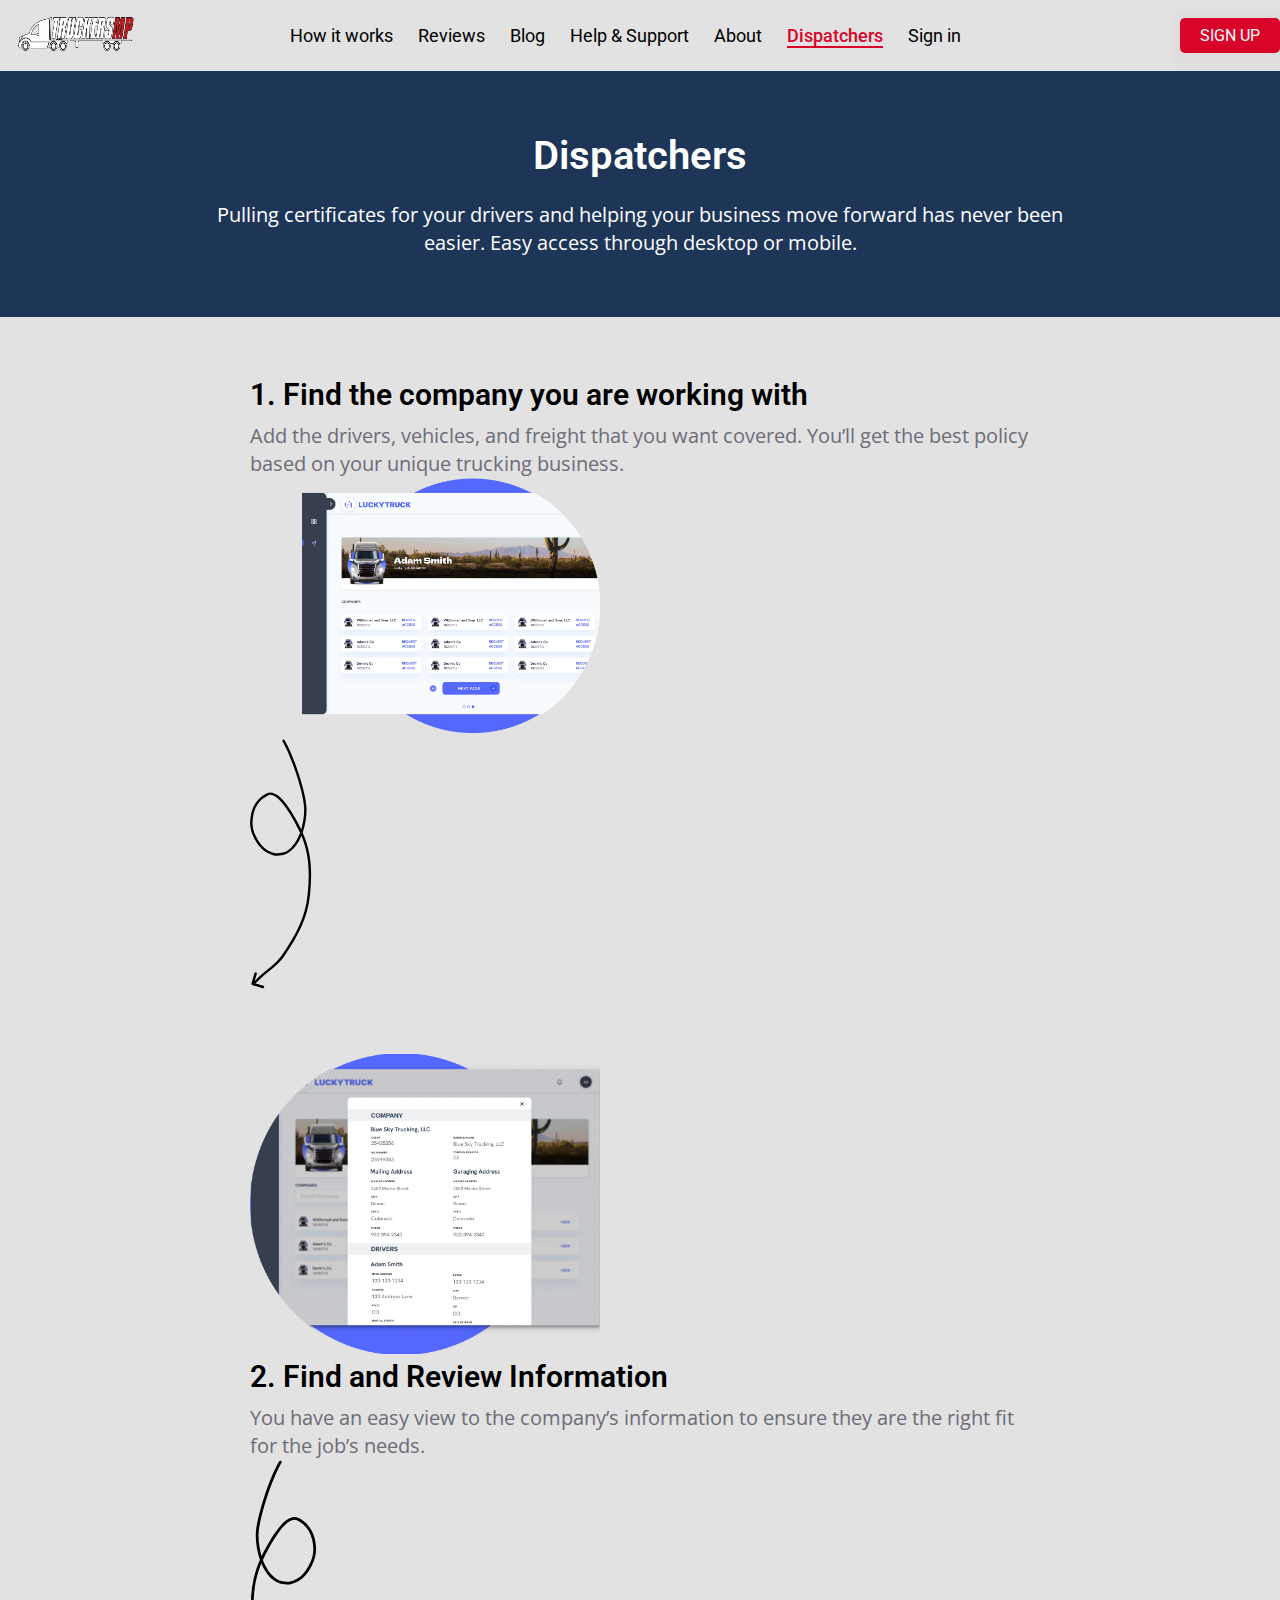
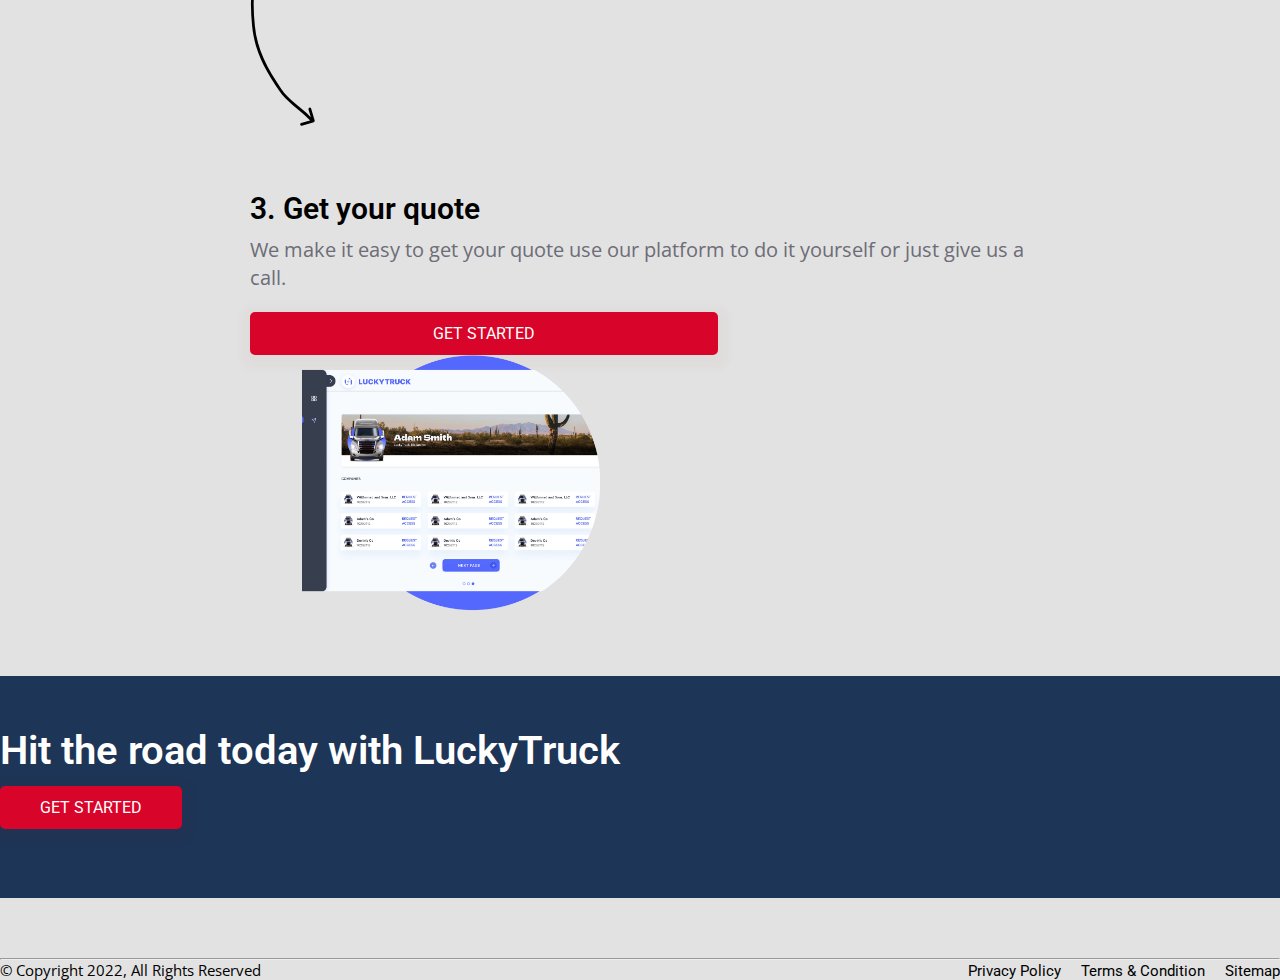
<file: dispatchers.html>
<!DOCTYPE html>
<html lang="en">
<head>
    <meta charset="UTF-8">
    <meta http-equiv="X-UA-Compatible" content="IE=edge">
    <meta name="viewport" content="width=device-width, initial-scale=1.0">
    <title>Dispatchers</title>
    <link rel="icon" type="image/x-icon" href="assets/images/truck logo.png">
    <!-- Bootstrap css -->
    <link rel="stylesheet" href="https://cdn.jsdelivr.net/npm/bootstrap@4.5.3/dist/css/bootstrap.min.css" integrity="sha384-TX8t27EcRE3e/ihU7zmQxVncDAy5uIKz4rEkgIXeMed4M0jlfIDPvg6uqKI2xXr2" crossorigin="anonymous">
    <!-- custom css -->
    <link rel="stylesheet" href="assets/css/base.css">
    <link rel="stylesheet" href="assets/css/dispatchers.css">
</head>
<body>

    <header>
        <div class="container">
            <div class="menuBar">
                <div>
                   <a href="index.html">
                     <img src="assets/images/truck logo.png" alt="logo">
                   </a>
                </div>
                <div class="customNav" id="mobileMenu">
                    <nav>
                        <span class="navClose" id="mobileMenuClose">
                            <i class="fa-solid fa-xmark"></i>
                        </span>
                        <ul id="highlightAnchor">
                            <li><a  class="menuLink" href="how-it-work.html">How it works</a></li>
                            <li><a  class="menuLink" href="reviews.html">Reviews</a></li>
                            <li><a  class="menuLink" href="blogs.html">Blog</a></li>
                            <li><a  class="menuLink" href="help_support.html">Help & Support</a></li>
                            <li><a  class="menuLink" href="about.html">About</a></li>
                            <li><a  class="menuLink active" href="dispatchers.html">Dispatchers</a></li>
                            <li><a  class="menuLink" href="login.html">Sign in</a></li>
                        </ul>

                        <div class="mt-4 mobileSignUp">
                            <a href="sign-up.html" class="customBtn signUpBtn">Sign up</a>
                        </div>
                    </nav>
                </div>
                <div class="signUpPart">
                    <div class="menuClick mr-2" id="mobileMenuShow"> 
                        <i class="fa-solid fa-bars"></i>
                    </div>
                    <a href="sign-up.html" class="customBtn signUpBtn signUpPartBtn">Sign up</a>
                </div>

            </div>
        </div>
    </header>

    <section class="workSection">
            <div class="container">
                <div class="row">
                    <div class="col-12">
                       <div class="workInner">
                            <h2 class="mainHeading">
                                Dispatchers
                            </h2>
                            <p class="subHeading">
                                Pulling certificates for your drivers and helping your business move forward has never been easier. Easy access through desktop or mobile.
                            </p>
                       </div>
                    </div>
                </div>
        </div>
    </section>

    <div class="dispatchersSection">

        <section class="sectionGap">
            <div class="createProfile">
                <div class="container">
                    <div class="row">
                        <div class="col-12 col-md-6 mt-3 mt-md-0">
                           <div class="content">
                                <h3 class="contentHeading">1. Find the company
                                    you are working with</h3>
                                <p class="subHeading">Add the drivers, vehicles, and freight that you want covered. You’ll get the best policy based on your unique trucking business.</p>
                           </div>
                        </div>
                        <div class="col-12 col-md-6  text-center text-md-left">
                            <img src="assets/images/company network.webp" alt="Company network">
                       </div>
                    </div>
                    <div class="text-right">
                        <svg class=" float-right xs:w-10 sm:w-14 custom4:mr-24 custom4:w-20" height="250" viewBox="0 0 70 283" fill="none" xmlns="http://www.w3.org/2000/svg"><path d="M39.1624 1.25511C38.7709 0.605601 37.927 0.396444 37.2775 0.787947C36.6279 1.17945 36.4188 2.02336 36.8103 2.67287L39.1624 1.25511ZM62.6214 78.0278L63.9934 77.973L62.6214 78.0278ZM42.7367 127.57L43.4406 128.749L43.4406 128.749L42.7367 127.57ZM28.3776 130.775L28.0592 132.111L28.2193 132.149L28.3839 132.148L28.3776 130.775ZM5.64387 111.039L6.87188 110.425L6.87188 110.425L5.64387 111.039ZM2.76006 84.2373L1.41843 83.9447L2.76006 84.2373ZM19.1722 62.9307L19.7844 64.1599L19.8404 64.132L19.8936 64.0991L19.1722 62.9307ZM58.4834 106.666L59.7411 106.115L59.7411 106.115L58.4834 106.666ZM66.6105 176.084L65.2435 175.954L66.6105 176.084ZM38.2087 244.199L37.0677 243.435L38.2087 244.199ZM7.19503 273.932L8.18027 274.888L7.19503 273.932ZM1.59046 276.796C1.37255 277.523 1.78476 278.288 2.51116 278.506L14.3485 282.057C15.0749 282.275 15.8404 281.863 16.0583 281.136C16.2762 280.41 15.864 279.644 15.1376 279.426L4.61553 276.27L7.77199 265.748C7.9899 265.022 7.57768 264.256 6.85129 264.038C6.12489 263.82 5.35938 264.232 5.14147 264.959L1.59046 276.796ZM36.8103 2.67287C41.6751 10.7437 47.6158 25.1437 52.4383 39.8285C57.2666 54.5309 60.8977 69.2889 61.2493 78.0827L63.9934 77.973C63.6254 68.7692 59.8843 53.6997 55.0476 38.9717C50.2051 24.2261 44.1882 9.593 39.1624 1.25511L36.8103 2.67287ZM61.2493 78.0827C61.568 86.0543 60.1904 96.1372 56.9781 105.259C53.7541 114.414 48.7655 122.371 42.0328 126.391L43.4406 128.749C50.9744 124.251 56.2538 115.584 59.5685 106.171C62.8948 96.7256 64.3262 86.2962 63.9934 77.973L61.2493 78.0827ZM42.0328 126.391C40.4109 127.359 38.8866 128.087 36.859 128.588C34.8092 129.095 32.1894 129.384 28.3713 129.402L28.3839 132.148C32.3202 132.13 35.178 131.833 37.5182 131.254C39.8805 130.67 41.6586 129.813 43.4406 128.749L42.0328 126.391ZM28.696 129.439C23.0559 128.095 18.8365 125.762 15.4251 122.595C11.9973 119.412 9.32962 115.337 6.87188 110.425L4.41585 111.654C6.94943 116.717 9.79313 121.114 13.5566 124.607C17.3365 128.117 21.9882 130.664 28.0592 132.111L28.696 129.439ZM6.87188 110.425C2.27612 101.24 2.02025 94.0736 4.10169 84.5299L1.41843 83.9447C-0.767763 93.9687 -0.515866 101.797 4.41585 111.654L6.87188 110.425ZM4.10169 84.5299C6.00146 75.8193 11.5095 68.281 19.7844 64.1599L18.5601 61.7015C9.49582 66.2158 3.48473 74.4705 1.41843 83.9447L4.10169 84.5299ZM19.8936 64.0991C22.7217 62.353 26.1335 63.1494 30.1487 66.2533C34.1235 69.326 38.2402 74.352 42.0662 79.9551C49.6997 91.1343 55.9023 104.198 57.2258 107.218L59.7411 106.115C58.38 103.01 52.0991 89.778 44.3342 78.4064C40.461 72.7342 36.1497 67.4211 31.8283 64.0805C27.5474 60.7712 22.7948 59.0803 18.4508 61.7623L19.8936 64.0991ZM57.2258 107.218C67.615 130.92 67.4969 152.21 65.2435 175.954L67.9775 176.214C70.2459 152.311 70.4117 130.459 59.7411 106.115L57.2258 107.218ZM65.2435 175.954C62.7746 201.97 51.5171 221.859 37.0677 243.435L39.3496 244.963C53.8538 223.305 65.4412 202.94 67.9775 176.214L65.2435 175.954ZM37.0677 243.435C33.1222 249.326 28.0042 254.07 22.5427 258.677C17.1231 263.248 11.2985 267.734 6.20979 272.975L8.18027 274.888C13.1421 269.777 18.7674 265.454 24.3134 260.776C29.8177 256.133 35.1812 251.187 39.3496 244.963L37.0677 243.435ZM6.20979 272.975C4.75844 274.47 3.95197 275.068 2.25468 275.982L3.55675 278.4C5.50413 277.351 6.53545 276.582 8.18027 274.888L6.20979 272.975Z" fill="black"></path></svg>
                     </div>
                </div>
            </div>
        </section>

        <section class="sectionGap">
            <div class="createProfile">
                <div class="container">
                    <div class="row">
                        <div class="col-12 col-md-6 text-center text-md-right">
                             <img src="assets/images/review information.webp" alt="Review information">
                        </div>
                        <div class="col-12 col-md-6 mt-3 mt-md-0">
                           <div class="content">
                                <h3 class="contentHeading">2. Find and Review Information
                                    </h3>
                                <p class="subHeading">You have an easy view to the
                                    company’s information to ensure they
                                    are the right fit for the job’s needs.</p>
                           </div>
                        </div>
                    </div>
                    <div>
                        <svg class=" xs:w-10 sm:w-14 custom4:w-20" height="266" viewBox="0 0 67 266" fill="none" xmlns="http://www.w3.org/2000/svg"><path d="M29.1968 1.29112C29.5883 0.641612 30.4322 0.432455 31.0817 0.823958C31.7312 1.21546 31.9403 2.05937 31.5488 2.70888L29.1968 1.29112ZM7.20598 73.5305L5.83392 73.4757L7.20598 73.5305ZM25.9055 120.12L25.2016 121.299L25.9055 120.12ZM39.4089 123.134L39.7272 124.47L39.5671 124.508L39.4026 124.507L39.4089 123.134ZM60.7877 104.574L59.5597 103.96L60.7877 104.574ZM63.4996 79.37L64.8413 79.0774L63.4996 79.37ZM48.0656 59.3332L47.4534 60.5624L47.3974 60.5345L47.3442 60.5016L48.0656 59.3332ZM11.0973 100.462L9.83963 99.9111L11.0973 100.462ZM3.45459 165.743L4.82162 165.613L3.45459 165.743ZM30.1637 229.798L31.3047 229.034L30.1637 229.798ZM59.329 257.759L58.3437 258.715L59.329 257.759ZM64.6779 260.429C64.8958 261.155 64.4836 261.921 63.7572 262.139L51.9199 265.69C51.1935 265.908 50.428 265.496 50.2101 264.769C49.9921 264.043 50.4044 263.277 51.1308 263.059L61.6528 259.903L58.4964 249.381C58.2785 248.654 58.6907 247.889 59.4171 247.671C60.1435 247.453 60.909 247.865 61.1269 248.592L64.6779 260.429ZM31.5488 2.70888C26.9788 10.2907 21.3943 23.8256 16.8599 37.6334C12.3196 51.4587 8.90823 65.328 8.57805 73.5854L5.83392 73.4757C6.18048 64.8082 9.70194 50.6275 14.2506 36.7765C18.8051 22.908 24.4657 9.14004 29.1968 1.29112L31.5488 2.70888ZM8.57805 73.5854C8.27873 81.0715 9.57267 90.5431 12.5901 99.1119C15.6192 107.714 20.3019 115.175 26.6095 118.941L25.2016 121.299C18.093 117.055 13.1195 108.884 9.99971 100.024C6.86825 91.1315 5.52053 81.3133 5.83392 73.4757L8.57805 73.5854ZM26.6095 118.941C28.1299 119.849 29.5558 120.529 31.4526 120.998C33.3716 121.473 35.8282 121.745 39.4151 121.761L39.4026 124.507C35.6973 124.49 33.0027 124.211 30.7934 123.664C28.5619 123.113 26.8822 122.303 25.2016 121.299L26.6095 118.941ZM39.0905 121.798C44.3815 120.537 48.3367 118.35 51.5337 115.381C54.7473 112.398 57.2507 108.575 59.5597 103.96L62.0157 105.189C59.6309 109.955 56.9514 114.099 53.4023 117.394C49.8366 120.704 45.4493 123.106 39.7272 124.47L39.0905 121.798ZM59.5597 103.96C63.8715 95.3425 64.1123 88.6231 62.158 79.6626L64.8413 79.0774C66.9003 88.5182 66.6635 95.9 62.0157 105.189L59.5597 103.96ZM62.158 79.6626C60.3764 71.4938 55.2117 64.4262 47.4534 60.5624L48.6778 58.104C57.2253 62.361 62.8931 70.145 64.8413 79.0774L62.158 79.6626ZM47.3442 60.5016C44.7298 58.8874 41.5614 59.6098 37.7934 62.5225C34.0658 65.4041 30.2003 70.122 26.6037 75.3891C19.429 85.8963 13.5984 98.1767 12.3549 101.014L9.83963 99.9111C11.1207 96.9884 17.0296 84.54 24.3357 73.8404C27.9795 68.5042 32.0396 63.4992 36.1137 60.3497C40.1475 57.2315 44.6568 55.6147 48.787 58.1648L47.3442 60.5016ZM12.3549 101.014C2.5933 123.284 2.70295 143.288 4.82162 165.613L2.08757 165.872C-0.0460939 143.39 -0.203382 122.824 9.83963 99.9111L12.3549 101.014ZM4.82162 165.613C7.14135 190.057 17.718 208.746 31.3047 229.034L29.0228 230.562C15.3814 210.193 4.47477 191.027 2.08757 165.872L4.82162 165.613ZM31.3047 229.034C35.0084 234.564 39.8141 239.019 44.9487 243.35C50.0416 247.646 55.525 251.869 60.3142 256.802L58.3437 258.715C53.6814 253.913 48.3973 249.852 43.178 245.45C38.0006 241.083 32.9493 236.425 29.0228 230.562L31.3047 229.034ZM60.3142 256.802C61.6733 258.202 62.425 258.759 64.0137 259.615L62.7116 262.033C60.8729 261.042 59.8963 260.314 58.3437 258.715L60.3142 256.802Z" fill="black"></path></svg>
                    </div>
                </div>
            </div>
        </section>
    
        <section class="sectionGap">
            <div class="createProfile">
                <div class="container">
                    <div class="row">
                        <div class="col-12 col-md-6">
                           <div class="content">
                                <h3 class="contentHeading">
                                    3. Get your quote
                                </h3>
                                <p class="subHeading">
                                    We make it easy to get your quote
                                    use our platform to do it yourself or just give us a call.
                                </p>
                                <a href="login.html" class="customBtn normalBtnWidth">GET STARTED</a>
                           </div>
                        </div>
                        <div class="col-12 col-md-6 text-center text-md-right">
                            <img class="mt-3 mt-md-0" src="assets/images/pull a certificate.webp" alt="certificate">
                       </div>
                    </div>
                </div>
            </div>
        </section>
    </div>


    <section class="sectionGap getStartedSection">
        <div class="container text-center">
            <h2 class="mainHeading">
                Hit the road today with LuckyTruck
            </h2>
            <div class="innerPadding mt-2">
                <a href="sign-up.html" class="customBtn">Get started</a>
            </div>
        </div>
    </section> 

    <footer class="pb-3">
        <div class="container"><hr>
            <div class="footerContent">
                <div class="copyRight">
                    © Copyright 2022, All Rights Reserved
                </div>
                <div class="footerMenu">
                    <ul>
                        <li><a href="#">Privacy Policy</a></li>
                        <li><a href="#">Terms & Condition</a></li>
                        <li><a href="#">Sitemap</a></li>
                    </ul>
                </div>
            </div>
        </div>
    </footer>


    <!-- Bootstrap js -->
    <script src="https://code.jquery.com/jquery-3.5.1.slim.min.js" integrity="sha384-DfXdz2htPH0lsSSs5nCTpuj/zy4C+OGpamoFVy38MVBnE+IbbVYUew+OrCXaRkfj" crossorigin="anonymous"></script>
    <script src="https://cdn.jsdelivr.net/npm/bootstrap@4.5.3/dist/js/bootstrap.bundle.min.js" integrity="sha384-ho+j7jyWK8fNQe+A12Hb8AhRq26LrZ/JpcUGGOn+Y7RsweNrtN/tE3MoK7ZeZDyx" crossorigin="anonymous"></script>

    <!-- custom js code -->
    <script src="assets/js/cusotm.js"></script>


</body>
</html>
</file>
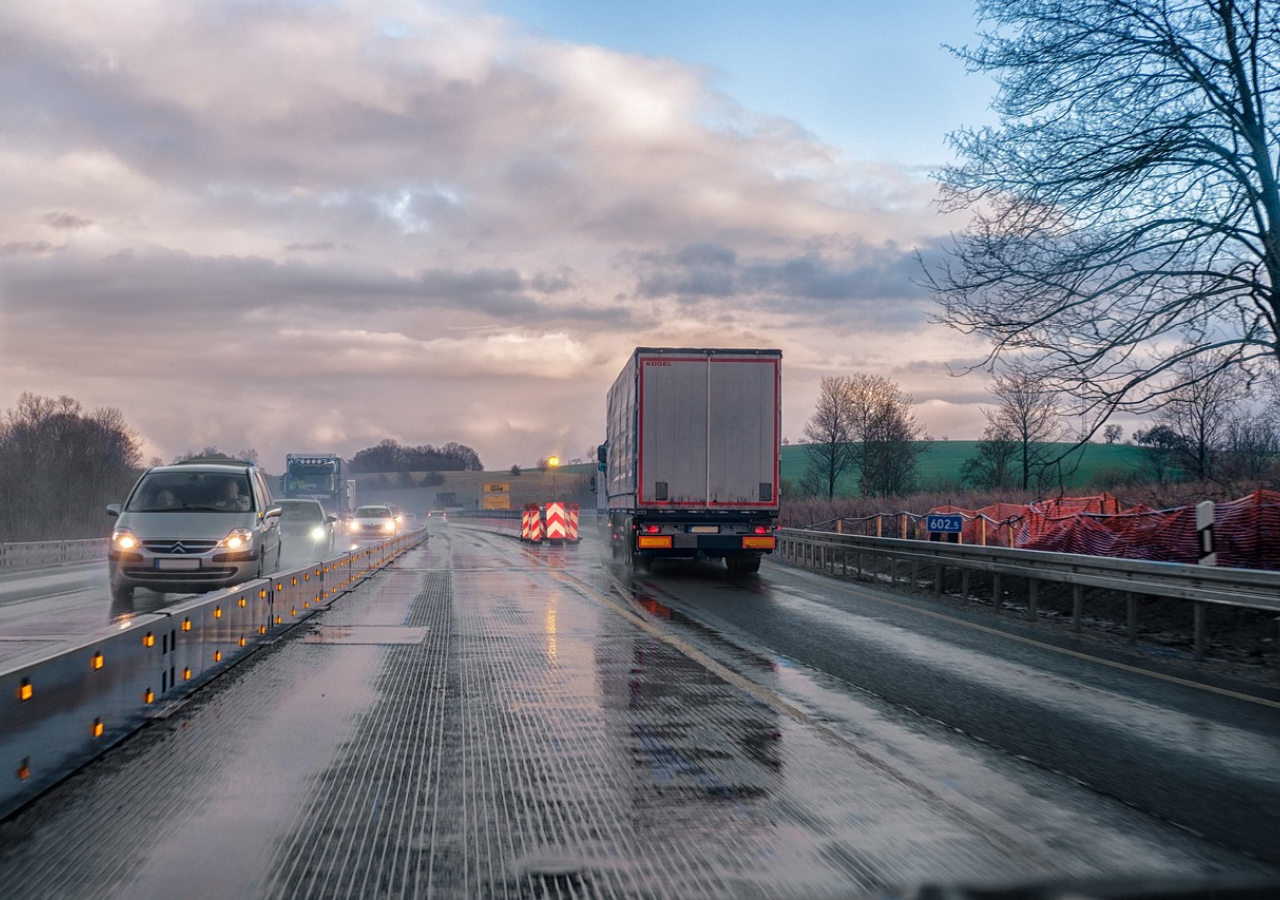
<file: forgotPassword.html>
<!DOCTYPE html>
<html lang="en">
<head>
    <meta charset="UTF-8">
    <meta http-equiv="X-UA-Compatible" content="IE=edge">
    <meta name="viewport" content="width=device-width, initial-scale=1.0">
    <title>Forgot password</title>
    <link rel="icon" type="image/x-icon" href="assets/images/truck logo.png">
    <!-- Bootstrap css -->
    <link rel="stylesheet" href="https://cdn.jsdelivr.net/npm/bootstrap@4.5.3/dist/css/bootstrap.min.css" integrity="sha384-TX8t27EcRE3e/ihU7zmQxVncDAy5uIKz4rEkgIXeMed4M0jlfIDPvg6uqKI2xXr2" crossorigin="anonymous">
  
    <!-- fontawesome icons cdn link -->
    <link rel="stylesheet" href="https://cdnjs.cloudflare.com/ajax/libs/font-awesome/6.2.0/css/all.min.css" integrity="sha512-xh6O/CkQoPOWDdYTDqeRdPCVd1SpvCA9XXcUnZS2FmJNp1coAFzvtCN9BmamE+4aHK8yyUHUSCcJHgXloTyT2A==" crossorigin="anonymous" referrerpolicy="no-referrer" />
   
    <!-- custom css -->
    <link rel="stylesheet" href="assets/css/base.css">
    <link rel="stylesheet" href="assets/css/signup.css">
    <link rel="stylesheet" href="assets/css/forgotPassword.css">
</head>
<body>
    
    <section data-aos="fade-down">
        <div class="signUpSection">
                <div class="row align-items-center">
                     <div class="col-12 col-md-6">
                        <div class="forgotSection">
                            <div class="px-4">
                                <h2 class="mainHeading mt-3">
                                    Forgot Your Password?
                                </h2>
                                <p class="subHeading">
                                    Let's help you with that!
                                </p><hr>
                                <form action="#" method="get" class="pt-3" id="forgotPassForm">
                                    <div class="mb">
                                        <input class="customInput" type="email" name="forgotEmail" id="forgotEmail" placeholder="Email">
                                    </div>

                                    <input class="customBtn fullwidthInput" type="submit" value="CONTINUE">
                                </form>

                                <div class="forgotPass text-center my-3 pt-2">
                                    <a href="login.html">Back to login</a>
                                </div>

                                <div class="passDiviver text-center my-2 pt-1">
                                    <p>Or</p>
                                </div>

                                <div class="py-4">
                                    <a class="signUpWithGoogle" href="#">
                                        <div class="googleIcon mr-2">
                                            <svg width="24" height="24" viewBox="0 0 24 24" fill="none" xmlns="http://www.w3.org/2000/svg"><path d="M23.745 12.27C23.745 11.48 23.675 10.73 23.555 10H12.255V14.51H18.725C18.435 15.99 17.585 17.24 16.325 18.09V21.09H20.185C22.445 19 23.745 15.92 23.745 12.27Z" fill="#4285F4"></path><path d="M12.255 24C15.495 24 18.205 22.92 20.185 21.09L16.325 18.09C15.245 18.81 13.875 19.25 12.255 19.25C9.12501 19.25 6.47501 17.14 5.52501 14.29H1.54501V17.38C3.51501 21.3 7.56501 24 12.255 24Z" fill="#34A853"></path><path d="M5.52501 14.2901C5.27501 13.5701 5.145 12.8001 5.145 12.0001C5.145 11.2001 5.28501 10.4301 5.52501 9.71012V6.62012H1.545C0.725004 8.24012 0.255005 10.0601 0.255005 12.0001C0.255005 13.9401 0.725004 15.7601 1.545 17.3801L5.52501 14.2901Z" fill="#FBBC05"></path><path d="M12.255 4.75C14.025 4.75 15.605 5.36 16.855 6.55L20.275 3.13C18.205 1.19 15.495 0 12.255 0C7.56501 0 3.51501 2.7 1.54501 6.62L5.52501 9.71C6.47501 6.86 9.12501 4.75 12.255 4.75Z" fill="#EA4335"></path></svg>
                                        </div>
                                        <h5> Login with Google </h5>
                                    </a>
                                </div>

                                <div class="alreadyAccount text-center">
                                    <p>Don't have an account</p>
                                    <a href="sign-up.html">CREATE AN ACCOUNT</a>
                                </div>
                            </div>
                        </div>
                     </div>

                     <a href="index.html">
                        <div class="col-12 col-md-6 text-center forgotSectionImg"></div>
                     </a>
                    </div>
                </div>
            </div>
        </div>
    </section>  

     <!-- jqery cdn link -->
     <script src="https://ajax.googleapis.com/ajax/libs/jquery/3.6.1/jquery.min.js"></script>

      <!-- Bootstrap js -->
      <script src="https://code.jquery.com/jquery-3.5.1.slim.min.js" integrity="sha384-DfXdz2htPH0lsSSs5nCTpuj/zy4C+OGpamoFVy38MVBnE+IbbVYUew+OrCXaRkfj" crossorigin="anonymous"></script>
      <script src="https://cdn.jsdelivr.net/npm/bootstrap@4.5.3/dist/js/bootstrap.bundle.min.js" integrity="sha384-ho+j7jyWK8fNQe+A12Hb8AhRq26LrZ/JpcUGGOn+Y7RsweNrtN/tE3MoK7ZeZDyx" crossorigin="anonymous"></script>

      <!-- password show hide jquery code -->
      <script src="assets/js/password-show-hide.js"></script>

          <!-- form validation jquery -->
     <script src="assets/js/jquery.validate.js"></script>
     <script src="assets/js/forgot-password-validate.js"></script>
</body>
</html>
</file>
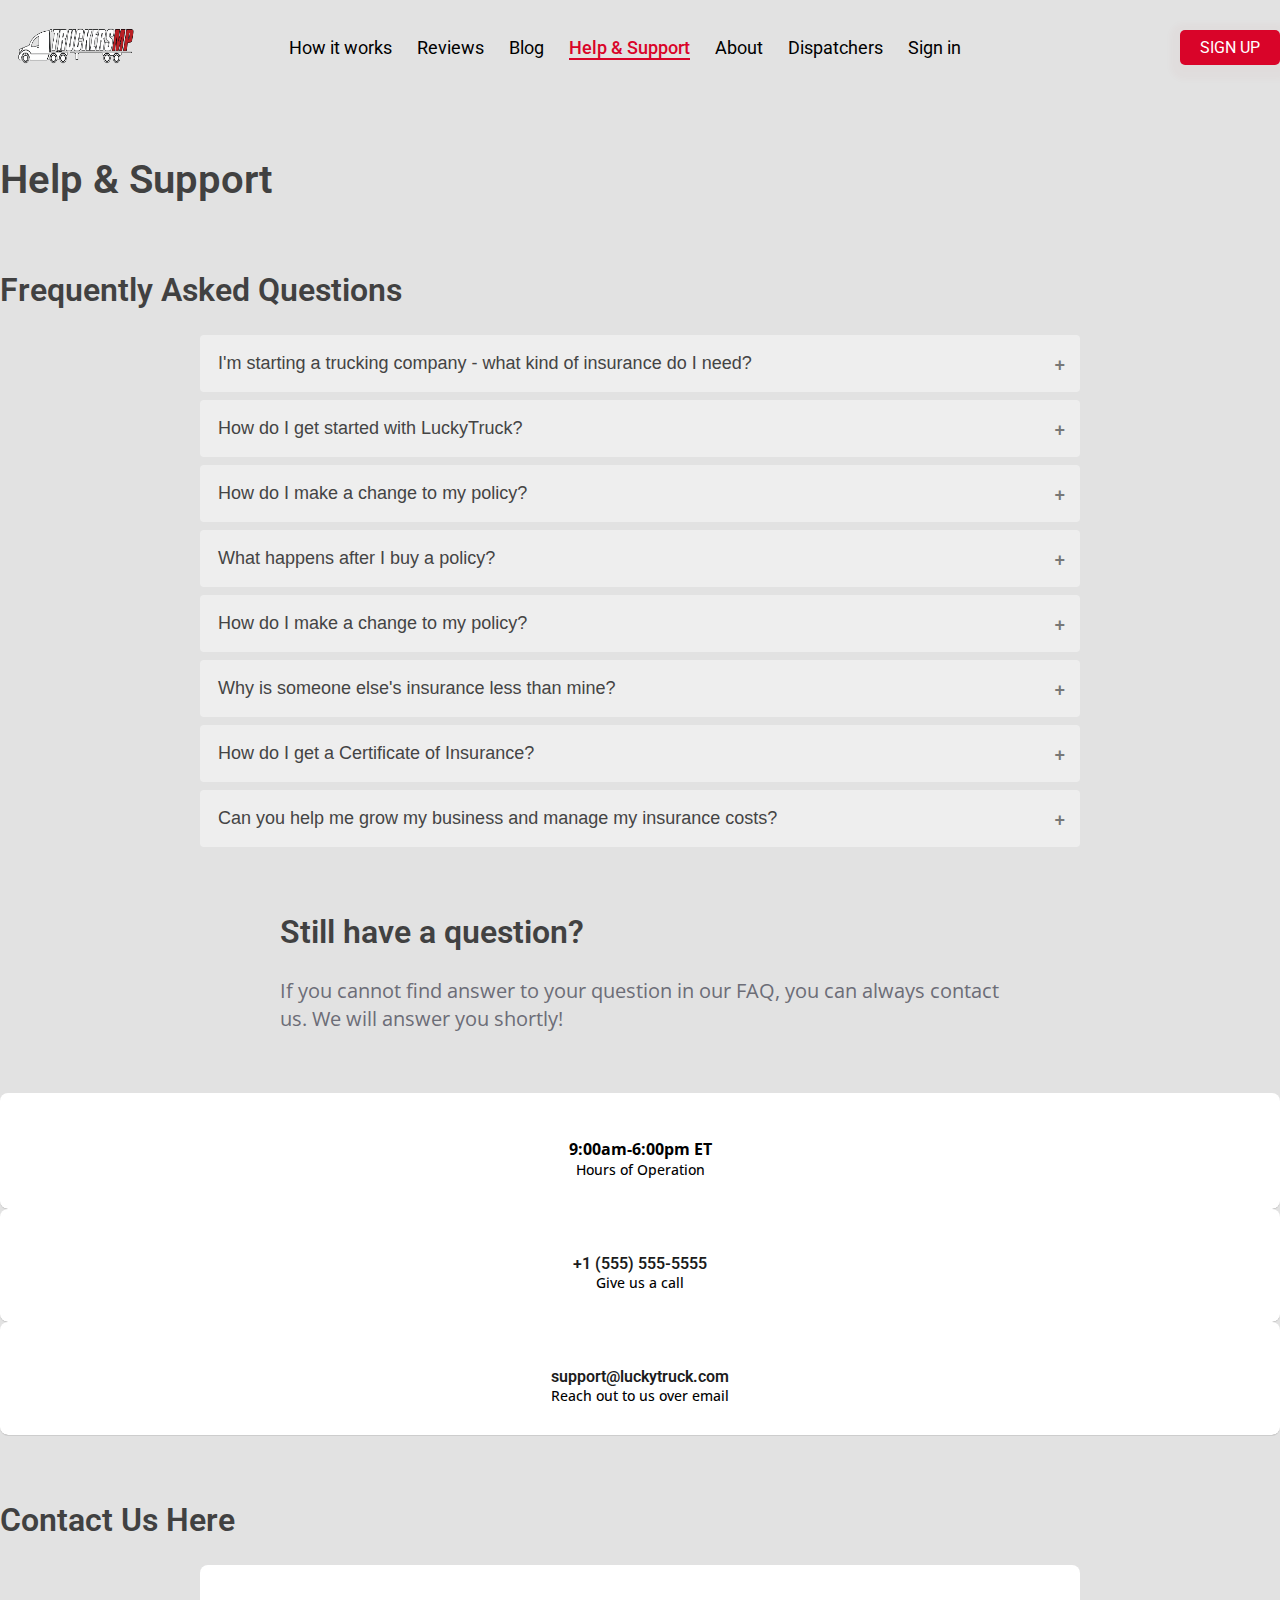
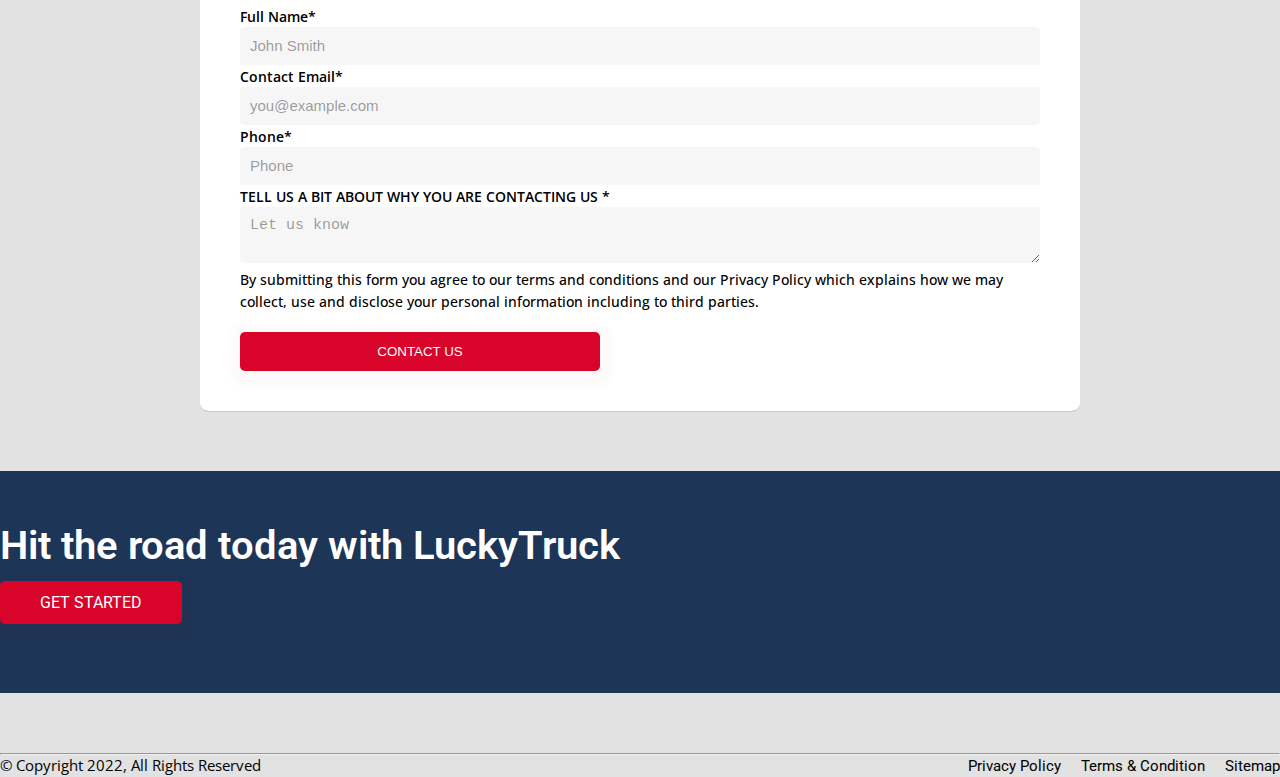
<file: help_support.html>
<!DOCTYPE html>
<html lang="en">
<head>
    <meta charset="UTF-8">
    <meta http-equiv="X-UA-Compatible" content="IE=edge">
    <meta name="viewport" content="width=device-width, initial-scale=1.0">
    <title>Reviews</title>
    <link rel="icon" type="image/x-icon" href="assets/images/truck logo.png">
    <!-- Bootstrap css -->
    <link rel="stylesheet" href="https://cdn.jsdelivr.net/npm/bootstrap@4.5.3/dist/css/bootstrap.min.css" integrity="sha384-TX8t27EcRE3e/ihU7zmQxVncDAy5uIKz4rEkgIXeMed4M0jlfIDPvg6uqKI2xXr2" crossorigin="anonymous">
    <!-- fontawesome icons cdn link -->
    <link rel="stylesheet" href="https://cdnjs.cloudflare.com/ajax/libs/font-awesome/6.2.0/css/all.min.css" integrity="sha512-xh6O/CkQoPOWDdYTDqeRdPCVd1SpvCA9XXcUnZS2FmJNp1coAFzvtCN9BmamE+4aHK8yyUHUSCcJHgXloTyT2A==" crossorigin="anonymous" referrerpolicy="no-referrer" />
    <!-- custom css -->
    <link rel="stylesheet" href="assets/css/base.css">
    <link rel="stylesheet" href="assets/css/help-support.css">
</head>
<body>

    <header>
        <div class="container">
            <div class="menuBar">
                <div>
                   <a href="index.html">
                     <img src="assets/images/truck logo.png" alt="logo">
                   </a>
                </div>
                <div class="customNav" id="mobileMenu">
                    <nav>
                        <span class="navClose" id="mobileMenuClose">
                            <i class="fa-solid fa-xmark"></i>
                        </span>
                        <ul id="highlightAnchor">
                            <li><a  class="menuLink" href="how-it-work.html">How it works</a></li>
                            <li><a  class="menuLink" href="reviews.html">Reviews</a></li>
                            <li><a  class="menuLink" href="blogs.html">Blog</a></li>
                            <li><a  class="menuLink active" href="help_support.html">Help & Support</a></li>
                            <li><a  class="menuLink" href="about.html">About</a></li>
                            <li><a  class="menuLink" href="dispatchers.html">Dispatchers</a></li>
                            <li><a  class="menuLink" href="login.html">Sign in</a></li>
                        </ul>

                        <div class="mt-4 mobileSignUp">
                            <a href="sign-up.html" class="customBtn signUpBtn">Sign up</a>
                        </div>
                    </nav>
                </div>
                <div class="signUpPart">
                    <div class="menuClick mr-2" id="mobileMenuShow"> 
                        <i class="fa-solid fa-bars"></i>
                    </div>
                    <a href="sign-up.html" class="customBtn signUpBtn signUpPartBtn">Sign up</a>
                </div>

            </div>
        </div>
    </header>

    <section class="sectionGap">
        <div class="container">
            <div class="row">
                <div class="col-12">
                    <h2 class="mainHeading text-center">
                        Help & Support
                    </h2>
                </div>
            </div>
        </div>
    </section>

    <section class="sectionGap">
        <div class="container">
            <div class="row">
                <div class="col-12">
                    <h3 class="mainHeading mediumFont text-center">
                        Frequently Asked Questions
                    </h3>
                    <div class="accordionPart">
                        <button class="accordion">I'm starting a trucking company - what kind of insurance do I need?</button>
                        <div class="panel">
                        <p>
                            To operate a trucking company in the U.S., the government mandates that you have Primary Auto Liability insurance with a minimum limit of $750,000. However, most trucking companies also purchase 1) Physical Damage, 2) Motor Truck Cargo, and 3) General Liability so that they have comprehensive coverage. Without these other coverages, you’re not fully protecting your truck, your cargo, and your business in the event of an accident.

                        </p>
                        </div>

                        <button class="accordion">
                            How do I get started with LuckyTruck?</button>
                        <div class="panel">
                        <p>
                            With LuckyTruck, starting is as easy as entering your name, DOT, email, and phone number.
                            <a href="#">click here</a>
                        </p>
                        </div>

                        <button class="accordion">How do I make a change to my policy?</button>
                        <div class="panel">
                        <p>LuckyTruck’s goal is to make understanding and managing your insurance as easy as possible - that’s why we created the LuckyTruck Dashboard! After purchasing a policy, you can log into your dashboard at any time and directly make changes to your policy. Want to add a vehicle? Head to the Vehicles tab and add that freightliner! Need to remove an old driver? Go to the Drivers tab and click “remove” on the driver you’d like to take off the policy. It’s as simple as that!</p>
                        </div>

                        <button class="accordion">What happens after I buy a policy?</button>
                        <div class="panel">
                        <p>After binding your policy your Agent will ensure we have all of the post-bind documents needed such as Proof-of-Prior and Loss Runs. Once your Agent has collected all of the necessary documents, they will introduce you to your LuckyTruck Account Manager – a specialized insurance Agent who has been paired with you based on your business’s profile. Your Account Manager will handle all of your service needs such as generating COIs and processing endorsements.</p>
                        </div>

                        <button class="accordion">How do I make a change to my policy?</button>
                        <div class="panel">
                        <p>LuckyTruck’s goal is to make understanding and managing your insurance as easy as possible - that’s why we created the LuckyTruck Dashboard! After purchasing a policy, you can log into your dashboard at any time and directly make changes to your policy. Want to add a vehicle? Head to the Vehicles tab and add that freightliner! Need to remove an old driver? Go to the Drivers tab and click “remove” on the driver you’d like to take off the policy. It’s as simple as that!</p>
                        </div>

                        <button class="accordion">Why is someone else's insurance less than mine?</button>
                        <div class="panel">
                           <p>The price of insurance is based on dozens of factors - some obvious and some less obvious - and these factors vary between insurance carriers. Examples of factors include: vehicle value, driving record, type of commodities being hauled, deductible amounts, and years in business. Even the smallest change to one of these dozens of factors can lead to higher or lower insurance costs. To understand why your insurance is a certain price or if you want to make sure your insurance accurately reflects your business, please reach out to your Account Manager</p>
                        </div>

                        <button class="accordion">How do I get a Certificate of Insurance?</button>
                        <div class="panel">
                           <p>After logging into your LuckyTruck dashboard, head over to the Certificate Holders tab. From there, you can click “Get a Certificate,” enter your certificate holder’s details, choose whether you’d also like to send this certificate to anyone else on your account, and then hit “Request.” This will generate a certificate of insurance tailored to your active policies, store it in your “Documents” section, and send it directly over to that Certificate Holder’s email address.</p>
                        </div>

                        <button class="accordion">Can you help me grow my business and manage my insurance costs?</button>
                        <div class="panel">
                           <p>As your broker, we aim to deeply understand your current business and what you have planned for the future so that we can best advise you on your insurance purchases and decisions. As your business grows, there are going to be a lot of insurance decisions that need to be made, but that’s what we are here for - we can advise you on which carrier to choose, how to adjust your active insurance policies, plan out renewal options, and so much more. We are here to help you make the right insurance decisions for your business today and for the years to come.</p>
                        </div>
                    </div>
                </div>
            </div>
        </div>
    </section>

    <section class="sectionGap">
        <div class="container">
            <div class="row">
                <div class="col-12 text-center contactMore">
                    <h2 class="mainHeading mediumFont text-center">
                        Still have a question?
                    </h2>
                    <p class="subHeading">
                        If you cannot find answer to your question in our FAQ, you can always contact us. We will answer you shortly!
                    </p>
                </div>
            </div>
            <div class="row sectionGap">
                <div class="col-12 col-md-6 col-lg-4 mt-3 mt-md-2">
                      <div class="singleBox">
                          <i class="fa-regular fa-clock"></i>
                          <b>9:00am-6:00pm ET</b>
                          <small>Hours of Operation
                        </small>
                      </div>
                </div>
                <div class="col-12 col-md-6 col-lg-4 mt-3 mt-md-2">
                     <div class="singleBox">
                        <a class="phoneNumber" href="tel://1-555-555-5555">
                            <i class="fa-solid fa-phone"></i>
                            <span>
                                +1 (555) 555-5555
                            </span>
                        </a>
                          <small>
                            Give us a call
                        </small>
                      </div>
                </div>
                <div class="col-12 col-md-6 col-lg-4 mt-3 mt-md-2">
                     <div class="singleBox">
                        <a class="mail" href="mailto:support@luckytruck.com">
                            <i class="fa-solid fa-user"></i>
                            <span>
                                support@luckytruck.com
                            </span>
                        </a>
                        <small>
                            Reach out to us over email
                        </small>
                      </div>
                </div>
            </div>
        </div>
    </section>

    <section class="sectionGap">
        <div class="container">
            <h3 class="mainHeading text-center mediumFont">
                Contact Us Here
            </h3>

            <div class="contactSection">

                <form id="contactForm" method="get" action="">
                    <div class="row">
                        <div class="col-12 col-md-6 mb-3">
                            <label for="fullName">Full Name*</label>
                            <input class="customInput" id="fullName" name="fullName" type="text" placeholder="John Smith">
                        </div>
                        <div class="col-12 col-md-6 mb-3">
                            <label for="email">Contact Email*</label>
                            <input class="customInput" id="email" name="email" type="email" placeholder="you@example.com">
                        </div>
                    </div>
                     <div class="row">
                        <div class="col-12 col-md-6 mb-3">
                            <label for="phoneNumber">Phone*</label>
                            <input class="customInput" type="tel" name="phoneNumber" id="phoneNumber" placeholder="Phone">
                        </div>
                     </div>

                     <div class="row">
                        <div class="col-12 mb-3">
                            <label for="comment">TELL US A BIT ABOUT WHY YOU ARE CONTACTING US *</label>
                            <textarea class="customInput" name="comment" id="comment"  rows="2" placeholder="Let us know"></textarea>
                            <small>By submitting this form you agree to our terms and conditions and our Privacy Policy which explains how we may collect, use and disclose your personal information including to third parties.</small>
                        </div>
                     </div>

                       <input class="customBtn mediumWidth" class="submit" type="submit" value="Contact Us">
                          </div>
                    </form>
            </div>
        </div>
    </section>

    <section class="sectionGap getStartedSection">
        <div class="container text-center">
            <h2 class="mainHeading">
                Hit the road today with LuckyTruck
            </h2>
            <div class="innerPadding mt-2">
                <a href="sign-up.html" class="customBtn">Get started</a>
            </div>
        </div>
    </section> 


    <footer class="pb-3">
        <div class="container"><hr>
            <div class="footerContent">
                <div class="copyRight">
                    © Copyright 2022, All Rights Reserved
                </div>
                <div class="footerMenu">
                    <ul>
                        <li><a href="#">Privacy Policy</a></li>
                        <li><a href="#">Terms & Condition</a></li>
                        <li><a href="#">Sitemap</a></li>
                    </ul>
                </div>
            </div>
        </div>
    </footer>



    <!-- Bootstrap js -->
    <script src="https://code.jquery.com/jquery-3.5.1.slim.min.js" integrity="sha384-DfXdz2htPH0lsSSs5nCTpuj/zy4C+OGpamoFVy38MVBnE+IbbVYUew+OrCXaRkfj" crossorigin="anonymous"></script>
    <script src="https://cdn.jsdelivr.net/npm/bootstrap@4.5.3/dist/js/bootstrap.bundle.min.js" integrity="sha384-ho+j7jyWK8fNQe+A12Hb8AhRq26LrZ/JpcUGGOn+Y7RsweNrtN/tE3MoK7ZeZDyx" crossorigin="anonymous"></script>

    <!-- jqery cdn link -->
    <script src="https://ajax.googleapis.com/ajax/libs/jquery/3.6.1/jquery.min.js"></script>

    <!-- custom js code -->
    <script src="assets/js/cusotm.js"></script>

    <!-- accordion js code -->
    <script src="assets/js/accordion.js"></script>

    <!-- form validation jquery -->
    <script src="assets/js/jquery.validate.js"></script>
    <script src="assets/js/form-validate.js"></script>


</body>
</html>
</file>
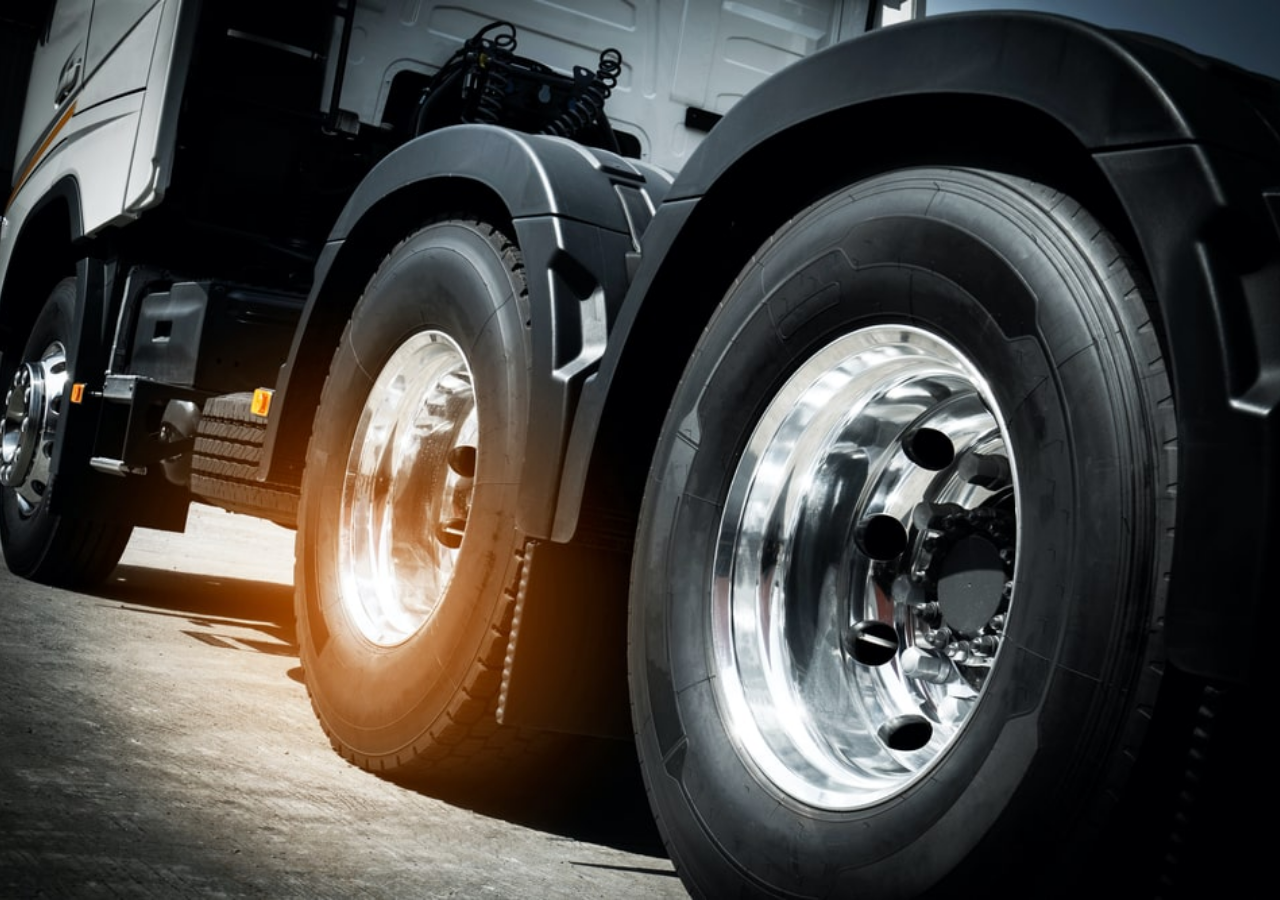
<file: login.html>
<!DOCTYPE html>
<html lang="en">
<head>
    <meta charset="UTF-8">
    <meta http-equiv="X-UA-Compatible" content="IE=edge">
    <meta name="viewport" content="width=device-width, initial-scale=1.0">
    <title>Login</title>
    <link rel="icon" type="image/x-icon" href="assets/images/truck logo.png">
    <!-- Bootstrap css -->
    <link rel="stylesheet" href="https://cdn.jsdelivr.net/npm/bootstrap@4.5.3/dist/css/bootstrap.min.css" integrity="sha384-TX8t27EcRE3e/ihU7zmQxVncDAy5uIKz4rEkgIXeMed4M0jlfIDPvg6uqKI2xXr2" crossorigin="anonymous">
  
    <!-- fontawesome icons cdn link -->
    <link rel="stylesheet" href="https://cdnjs.cloudflare.com/ajax/libs/font-awesome/6.2.0/css/all.min.css" integrity="sha512-xh6O/CkQoPOWDdYTDqeRdPCVd1SpvCA9XXcUnZS2FmJNp1coAFzvtCN9BmamE+4aHK8yyUHUSCcJHgXloTyT2A==" crossorigin="anonymous" referrerpolicy="no-referrer" />
   
    <!-- custom css -->
    <link rel="stylesheet" href="assets/css/base.css">
    <link rel="stylesheet" href="assets/css/signup.css">
    <link rel="stylesheet" href="assets/css/login.css">
</head>
<body>
    
    <section data-aos="fade-down">
        <div class="loginSection">
                <div class="row align-items-center">
                     <div class="col-12 col-md-7">
                        <div class="px-4">
                            <div class="loginSectionInner">
                               <div class="backHome">
                                 <i class="fa-solid fa-chevron-left"></i>
                                 <a href="index.html">Back to Home page</a>
                               </div>
                                <h2 class="mainHeading mt-3">
                                    Welcome back to LuckyTruck
                                </h2>
                                <p class="subHeading">
                                    Let's continue with your trucking insurance coverage!
                                </p><hr>
                                <form action="#" method="get" class="pt-3" id="loginForm">
                                    
                                   <div class="mb-3">
                                     <input class="customInput" type="email" name="loginEmail" id="loginEmail" placeholder="Email">
                                   </div>

                                    <div class="passField">
                                        <div>
                                            <input type="password" class="customInput" name="loginPassword" id="loginPassword" placeholder="Password">
                                        </div>
                                        <div class="showHidePass">
                                            <i class="fas fa-eye-slash" id="eye"></i>
                                        </div>
                                    </div>
                                    <input class="customBtn fullwidthInput" type="submit" value="CONTINUE">
                                </form>

                                <div class="forgotPass text-center my-3 pt-2">
                                    <a href="forgotPassword.html">Forgot your password</a>
                                </div>

                                <div class="passDiviver text-center my-2 pt-1">
                                    <p>Or</p>
                                </div>

                                <div class="py-4">
                                    <a class="signUpWithGoogle" href="#">
                                        <div class="googleIcon mr-2">
                                            <svg width="24" height="24" viewBox="0 0 24 24" fill="none" xmlns="http://www.w3.org/2000/svg"><path d="M23.745 12.27C23.745 11.48 23.675 10.73 23.555 10H12.255V14.51H18.725C18.435 15.99 17.585 17.24 16.325 18.09V21.09H20.185C22.445 19 23.745 15.92 23.745 12.27Z" fill="#4285F4"></path><path d="M12.255 24C15.495 24 18.205 22.92 20.185 21.09L16.325 18.09C15.245 18.81 13.875 19.25 12.255 19.25C9.12501 19.25 6.47501 17.14 5.52501 14.29H1.54501V17.38C3.51501 21.3 7.56501 24 12.255 24Z" fill="#34A853"></path><path d="M5.52501 14.2901C5.27501 13.5701 5.145 12.8001 5.145 12.0001C5.145 11.2001 5.28501 10.4301 5.52501 9.71012V6.62012H1.545C0.725004 8.24012 0.255005 10.0601 0.255005 12.0001C0.255005 13.9401 0.725004 15.7601 1.545 17.3801L5.52501 14.2901Z" fill="#FBBC05"></path><path d="M12.255 4.75C14.025 4.75 15.605 5.36 16.855 6.55L20.275 3.13C18.205 1.19 15.495 0 12.255 0C7.56501 0 3.51501 2.7 1.54501 6.62L5.52501 9.71C6.47501 6.86 9.12501 4.75 12.255 4.75Z" fill="#EA4335"></path></svg>
                                        </div>
                                        <h5> Login with Google </h5>
                                    </a>
                                </div>

                                <div class="alreadyAccount text-center">
                                    <p>Don't have an account</p>
                                    <a href="sign-up.html">CREATE AN ACCOUNT</a>
                                </div>
                            </div>
                        </div>
                     </div>

                     <a href="index.html">
                        <div class="col-12 col-md-5 text-center loginSectionImg"></div>
                     </a>
                    </div>
                </div>
            </div>
        </div>
    </section>  

     <!-- jqery cdn link -->
     <script src="https://ajax.googleapis.com/ajax/libs/jquery/3.6.1/jquery.min.js"></script>

      <!-- Bootstrap js -->
      <script src="https://code.jquery.com/jquery-3.5.1.slim.min.js" integrity="sha384-DfXdz2htPH0lsSSs5nCTpuj/zy4C+OGpamoFVy38MVBnE+IbbVYUew+OrCXaRkfj" crossorigin="anonymous"></script>
      <script src="https://cdn.jsdelivr.net/npm/bootstrap@4.5.3/dist/js/bootstrap.bundle.min.js" integrity="sha384-ho+j7jyWK8fNQe+A12Hb8AhRq26LrZ/JpcUGGOn+Y7RsweNrtN/tE3MoK7ZeZDyx" crossorigin="anonymous"></script>

      <!-- password show hide jquery code -->
      <script src="assets/js/password-show-hide.js"></script>

    <!-- form validation jquery -->
     <script src="assets/js/jquery.validate.js"></script>
     <script src="assets/js/login-validate.js"></script>

</body>
</html>
</file>
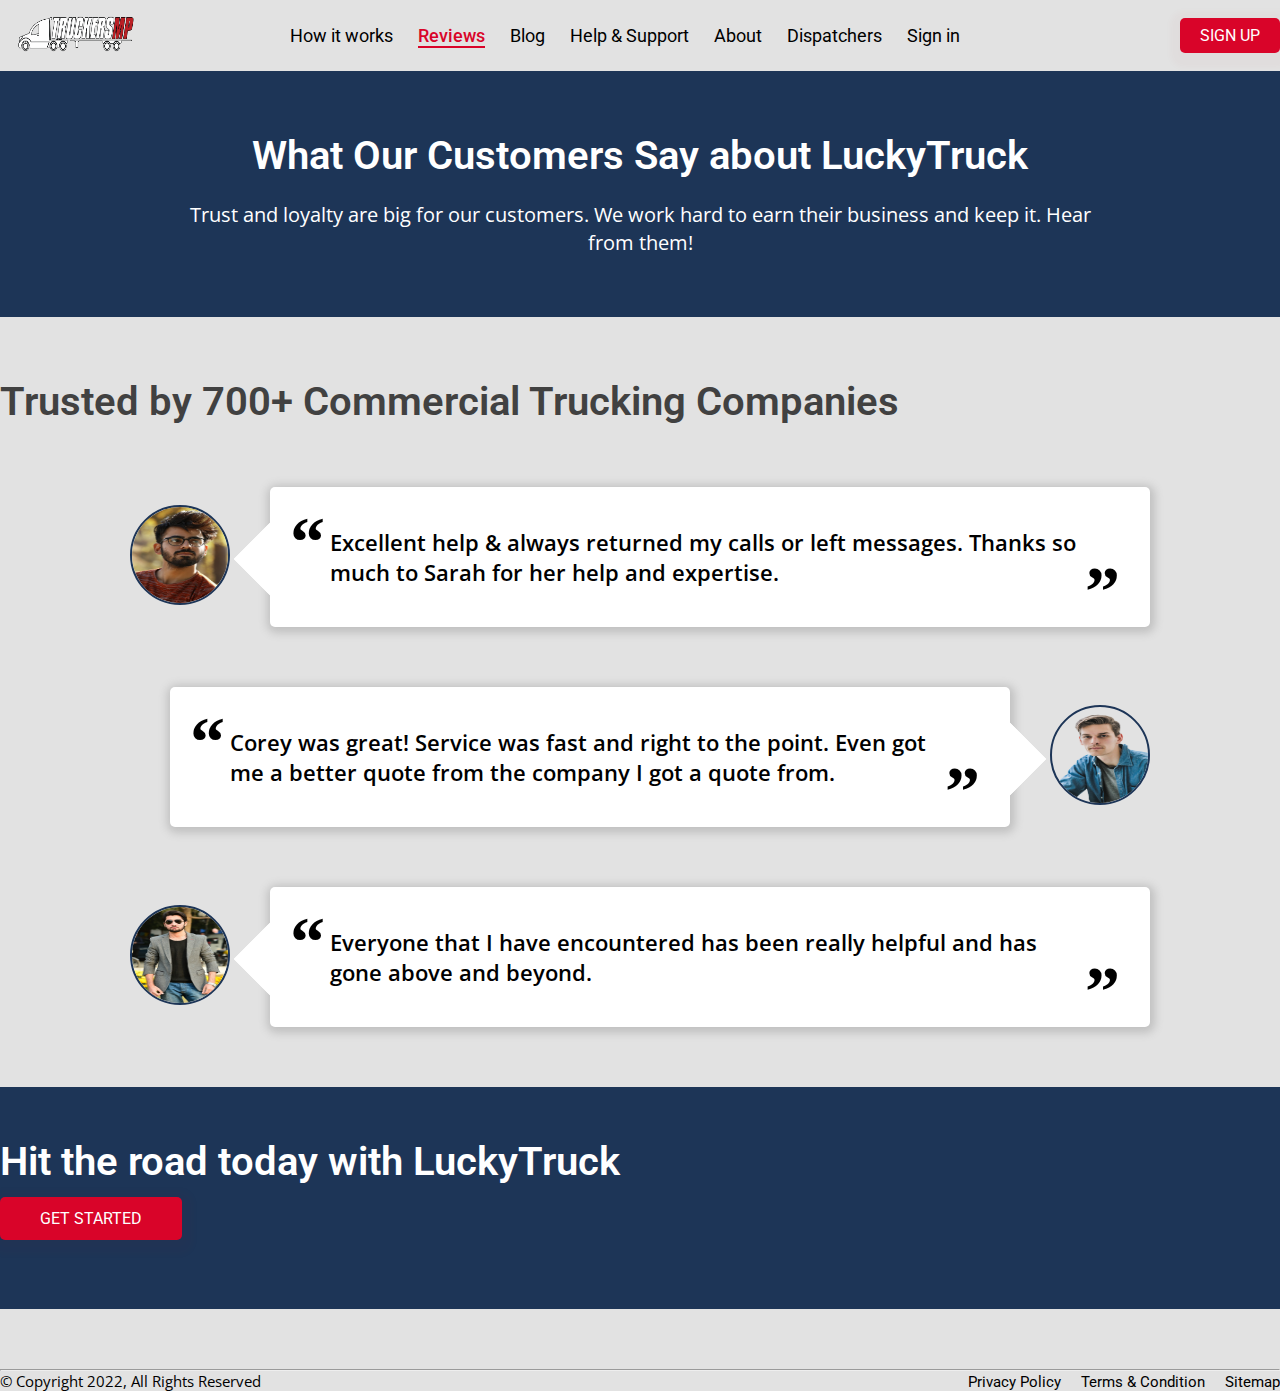
<file: reviews.html>
<!DOCTYPE html>
<html lang="en">
<head>
    <meta charset="UTF-8">
    <meta http-equiv="X-UA-Compatible" content="IE=edge">
    <meta name="viewport" content="width=device-width, initial-scale=1.0">
    <title>Reviews</title>
    <link rel="icon" type="image/x-icon" href="assets/images/truck logo.png">
    <!-- Bootstrap css -->
    <link rel="stylesheet" href="https://cdn.jsdelivr.net/npm/bootstrap@4.5.3/dist/css/bootstrap.min.css" integrity="sha384-TX8t27EcRE3e/ihU7zmQxVncDAy5uIKz4rEkgIXeMed4M0jlfIDPvg6uqKI2xXr2" crossorigin="anonymous">
    <!-- fontawesome icons cdn link -->
    <link rel="stylesheet" href="https://cdnjs.cloudflare.com/ajax/libs/font-awesome/6.2.0/css/all.min.css" integrity="sha512-xh6O/CkQoPOWDdYTDqeRdPCVd1SpvCA9XXcUnZS2FmJNp1coAFzvtCN9BmamE+4aHK8yyUHUSCcJHgXloTyT2A==" crossorigin="anonymous" referrerpolicy="no-referrer" />
    <!-- custom css -->
    <link rel="stylesheet" href="assets/css/base.css">
    <link rel="stylesheet" href="assets/css/reviews.css">
</head>
<body>

    <header>
        <div class="container">
            <div class="menuBar">
                <div>
                   <a href="index.html">
                     <img src="assets/images/truck logo.png" alt="logo">
                   </a>
                </div>
                <div class="customNav" id="mobileMenu">
                    <nav>
                        <span class="navClose" id="mobileMenuClose">
                            <i class="fa-solid fa-xmark"></i>
                        </span>
                        <ul id="highlightAnchor">
                            <li><a  class="menuLink" href="how-it-work.html">How it works</a></li>
                            <li><a  class="menuLink active" href="reviews.html">Reviews</a></li>
                            <li><a  class="menuLink" href="blogs.html">Blog</a></li>
                            <li><a  class="menuLink" href="help_support.html">Help & Support</a></li>
                            <li><a  class="menuLink" href="about.html">About</a></li>
                            <li><a  class="menuLink" href="dispatchers.html">Dispatchers</a></li>
                            <li><a  class="menuLink" href="login.html">Sign in</a></li>
                        </ul>

                        <div class="mt-4 mobileSignUp">
                            <a href="sign-up.html" class="customBtn signUpBtn">Sign up</a>
                        </div>
                    </nav>
                </div>
                <div class="signUpPart">
                    <div class="menuClick mr-2" id="mobileMenuShow"> 
                        <i class="fa-solid fa-bars"></i>
                    </div>
                    <a href="sign-up.html" class="customBtn signUpBtn signUpPartBtn">Sign up</a>
                </div>

            </div>
        </div>
    </header>

    <section class="reviewSection">
            <div class="container">
                <div class="row">
                    <div class="col-12">
                        <div class="reviewContent">
                            <h2 class="mainHeading">
                                What Our Customers Say about LuckyTruck
                            </h2>
                            <p class="subHeading">
                                Trust and loyalty are big for our customers. We work hard to earn their business and keep it. Hear from them!
                            </p>
                        </div>
                    </div>
                </div>
        </div>
    </section>

    <section class="sectionGap">
        <div class="container">
            <div class="row">
                <div class="col-12 text-center">
                    <h3 class="mainHeading">
                        Trusted by 700+ Commercial Trucking Companies
                    </h3>
                </div>
            </div>
            <div class="singleReview sectionGap">
                <div>
                    <img src="assets/images/review-client.jpg" alt="client image">
                </div>
                <div class="clientReview leftArrow">
                    <blockquote>
                        Excellent help & always returned my calls or left messages. Thanks so much to Sarah for her help and expertise.
                    </blockquote>
                </div>
            </div>

            <div class="singleReview sectionGap">
                <div class="clientReview rightArrow">
                    <blockquote>
                        Corey was great! Service was fast and right to the point. Even got me a better quote from the company I got a quote from.
                    </blockquote>
                </div>
                <div>
                    <img src="assets/images/review-client-2.png" alt="client image">
                </div>
            </div>

            <div class="singleReview sectionGap">
                <div>
                    <img src="assets/images/review-client-3.jpg" alt="client image">
                </div>
                <div class="clientReview leftArrow">
                    <blockquote>
                        Everyone that I have encountered has been really helpful and has gone above and beyond.
                    </blockquote>
                </div>
            </div>
        </div>
    </section>

    <section class="sectionGap getStartedSection">
        <div class="container text-center">
            <h2 class="mainHeading">
                Hit the road today with LuckyTruck
            </h2>
            <div class="innerPadding mt-2">
                <a href="sign-up.html" class="customBtn">Get started</a>
            </div>
        </div>
    </section> 

    <footer class="pb-3">
        <div class="container"><hr>
            <div class="footerContent">
                <div class="copyRight">
                    © Copyright 2022, All Rights Reserved
                </div>
                <div class="footerMenu">
                    <ul>
                        <li><a href="#">Privacy Policy</a></li>
                        <li><a href="#">Terms & Condition</a></li>
                        <li><a href="#">Sitemap</a></li>
                    </ul>
                </div>
            </div>
        </div>
    </footer>


    <!-- Bootstrap js -->
    <script src="https://code.jquery.com/jquery-3.5.1.slim.min.js" integrity="sha384-DfXdz2htPH0lsSSs5nCTpuj/zy4C+OGpamoFVy38MVBnE+IbbVYUew+OrCXaRkfj" crossorigin="anonymous"></script>
    <script src="https://cdn.jsdelivr.net/npm/bootstrap@4.5.3/dist/js/bootstrap.bundle.min.js" integrity="sha384-ho+j7jyWK8fNQe+A12Hb8AhRq26LrZ/JpcUGGOn+Y7RsweNrtN/tE3MoK7ZeZDyx" crossorigin="anonymous"></script>

    <!-- custom js code -->
    <script src="assets/js/cusotm.js"></script>


</body>
</html>
</file>
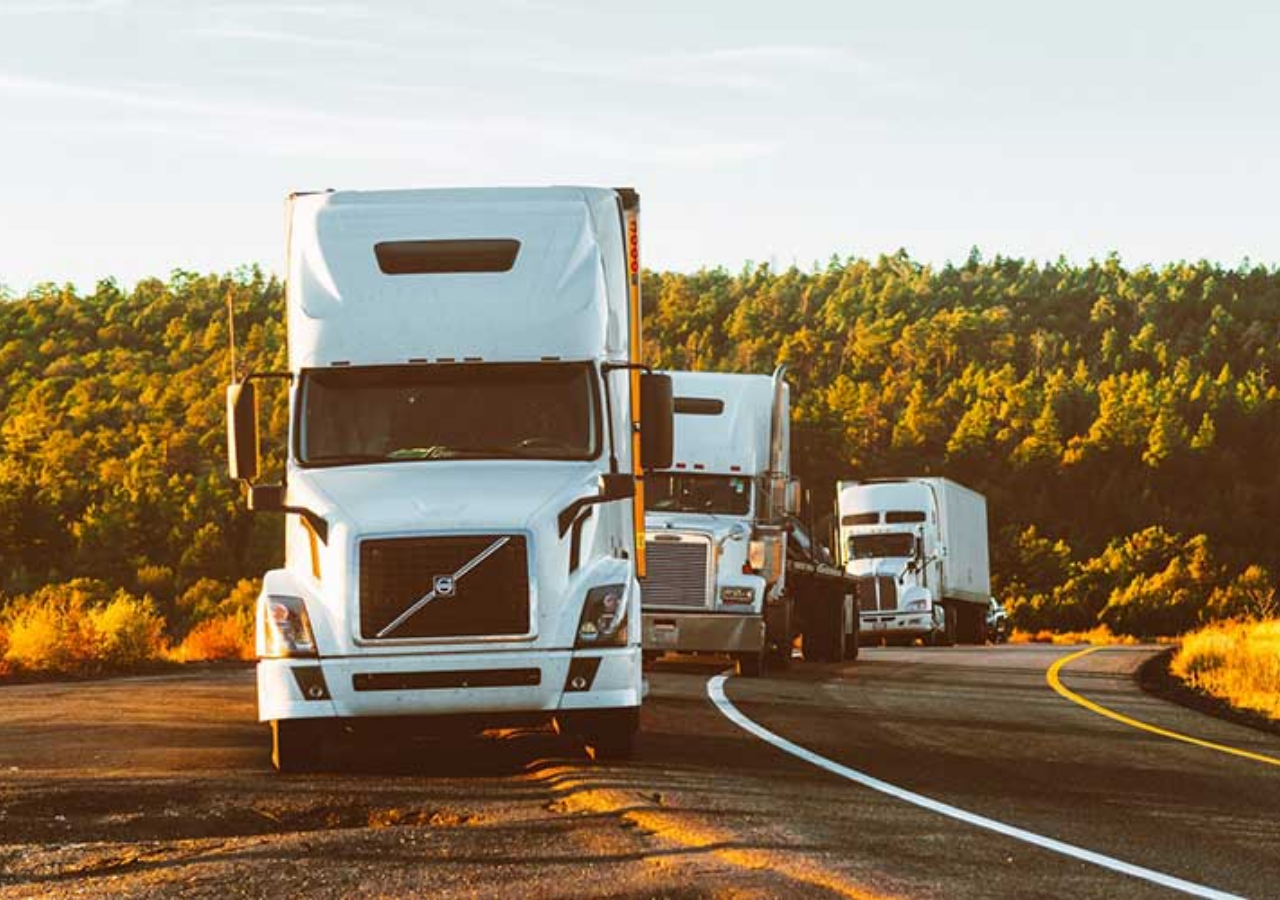
<file: sign-up.html>
<!DOCTYPE html>
<html lang="en">
<head>
    <meta charset="UTF-8">
    <meta http-equiv="X-UA-Compatible" content="IE=edge">
    <meta name="viewport" content="width=device-width, initial-scale=1.0">
    <title>Sign up</title>
    <link rel="icon" type="image/x-icon" href="assets/images/truck logo.png">
    <!-- Bootstrap css -->
    <link rel="stylesheet" href="https://cdn.jsdelivr.net/npm/bootstrap@4.5.3/dist/css/bootstrap.min.css" integrity="sha384-TX8t27EcRE3e/ihU7zmQxVncDAy5uIKz4rEkgIXeMed4M0jlfIDPvg6uqKI2xXr2" crossorigin="anonymous">
  
    <!-- fontawesome icons cdn link -->
    <link rel="stylesheet" href="https://cdnjs.cloudflare.com/ajax/libs/font-awesome/6.2.0/css/all.min.css" integrity="sha512-xh6O/CkQoPOWDdYTDqeRdPCVd1SpvCA9XXcUnZS2FmJNp1coAFzvtCN9BmamE+4aHK8yyUHUSCcJHgXloTyT2A==" crossorigin="anonymous" referrerpolicy="no-referrer" />
   
    <!-- custom css -->
    <link rel="stylesheet" href="assets/css/base.css">
    <link rel="stylesheet" href="assets/css/signup.css">
</head>
<body>
    
    <section data-aos="fade-down">
        <div class="signUpSection">
                <div class="row align-items-center">
                     <div class="col-12 col-md-7 signUpSectionBg">
                        <div class="px-5">
                            <div>
                               <div class="backHome">
                                 <i class="fa-solid fa-chevron-left"></i>
                                 <a href="index.html">Back to Home page</a>
                               </div>
                                <h2 class="mainHeading mt-3 mr-0 mr-md-5">
                                    Create your LuckyTruck account to get started
                                </h2>
                                <p class="subHeading">
                                    Get the best insurance quote for you in just a few minutes
                                </p><hr>
                                <form action="" method="get" id="signUpForm" class="pt-3">
                                    <div class="row">
                                        <div class="col-12 col-md-5 mb-2">
                                            <input class="customInput" type="text" name="fname" id="fname" placeholder="First Name">
                                        </div>
                                        <div class="col-12 col-md-7 mb-2">
                                            <input class="customInput" type="text" name="lname" id="lname" placeholder="Last Name">
                                        </div>
                                    </div>
                                    <div class="mb-2">
                                        <input class="customInput" type="email" name="email" id="email" placeholder="Email">
                                    </div>
                                    <div class="row">
                                        <div class="col-12 col-md-5 mb-2">
                                            <select class="customInput" name="extraNumber" id="extraNumber">
                                                <option value="+1">+1</option>
                                                <option value="+99">+99</option>
                                            </select>
                                        </div>
                                        <div class="col-12 col-md-7 mb-2">
                                            <input class="customInput" type="tel" name="mobileNumber" id="mobileNumber" placeholder="123 123 123">
                                        </div>
                                    </div>

                                    <div class="passField">
                                        <div>
                                            <input type="password" class="customInput" name="password" id="password" placeholder="Password">
                                        </div>
                                        <div class="showHidePass">
                                            <i class="fas fa-eye-slash" id="eye"></i>
                                        </div>
                                    </div>
                                    <input class="customBtn fullwidthInput" type="submit" value="START YOUR QUOTE">
                                </form>

                                <div class="leftRightDiviver text-center mt-4">
                                    <p>Or sign up with</p>
                                </div>

                                <div class="py-4">
                                    <a class="signUpWithGoogle" href="#">
                                        <div class="googleIcon mr-2">
                                            <svg width="24" height="24" viewBox="0 0 24 24" fill="none" xmlns="http://www.w3.org/2000/svg"><path d="M23.745 12.27C23.745 11.48 23.675 10.73 23.555 10H12.255V14.51H18.725C18.435 15.99 17.585 17.24 16.325 18.09V21.09H20.185C22.445 19 23.745 15.92 23.745 12.27Z" fill="#4285F4"></path><path d="M12.255 24C15.495 24 18.205 22.92 20.185 21.09L16.325 18.09C15.245 18.81 13.875 19.25 12.255 19.25C9.12501 19.25 6.47501 17.14 5.52501 14.29H1.54501V17.38C3.51501 21.3 7.56501 24 12.255 24Z" fill="#34A853"></path><path d="M5.52501 14.2901C5.27501 13.5701 5.145 12.8001 5.145 12.0001C5.145 11.2001 5.28501 10.4301 5.52501 9.71012V6.62012H1.545C0.725004 8.24012 0.255005 10.0601 0.255005 12.0001C0.255005 13.9401 0.725004 15.7601 1.545 17.3801L5.52501 14.2901Z" fill="#FBBC05"></path><path d="M12.255 4.75C14.025 4.75 15.605 5.36 16.855 6.55L20.275 3.13C18.205 1.19 15.495 0 12.255 0C7.56501 0 3.51501 2.7 1.54501 6.62L5.52501 9.71C6.47501 6.86 9.12501 4.75 12.255 4.75Z" fill="#EA4335"></path></svg>
                                        </div>
                                        <h5> Signup with Google </h5>
                                    </a>
                                </div>

                                <div class="alreadyAccount text-center">
                                    <p>Already have an account?</p>
                                    <a href="login.html">LOGIN</a>
                                </div>
                            </div>
                        </div>
                     </div>

                     <a href="index.html">
                        <div class="col-12 col-md-5 text-center signUpSectionImg"></div>
                     </a>
                    </div>
                </div>
            </div>
        </div>
    </section>  

     <!-- jqery cdn link -->
     <script src="https://ajax.googleapis.com/ajax/libs/jquery/3.6.1/jquery.min.js"></script>

      <!-- Bootstrap js -->
      <script src="https://code.jquery.com/jquery-3.5.1.slim.min.js" integrity="sha384-DfXdz2htPH0lsSSs5nCTpuj/zy4C+OGpamoFVy38MVBnE+IbbVYUew+OrCXaRkfj" crossorigin="anonymous"></script>
      <script src="https://cdn.jsdelivr.net/npm/bootstrap@4.5.3/dist/js/bootstrap.bundle.min.js" integrity="sha384-ho+j7jyWK8fNQe+A12Hb8AhRq26LrZ/JpcUGGOn+Y7RsweNrtN/tE3MoK7ZeZDyx" crossorigin="anonymous"></script>

      <!-- password show hide jquery code -->
      <script src="assets/js/password-show-hide.js"></script>

     <!-- form validation jquery -->
     <script src="assets/js/jquery.validate.js"></script>
     <script src="assets/js/sign-up-validate.js"></script>

</body>
</html>
</file>
<file: assets/css/base.css>
@import url('https://fonts.googleapis.com/css2?family=Open+Sans:ital,wght@0,300;0,400;0,500;0,600;0,700;0,800;1,300;1,400;1,500;1,600;1,700;1,800&family=Roboto:ital,wght@0,300;0,400;0,500;0,700;0,900;1,300;1,400;1,500;1,700;1,900&display=swap');

* {
    margin: 0;
    padding: 0;
    box-sizing: border-box;
}

body {
    font-family: 'Open Sans', sans-serif;
    font-size: 16px;
    background-color: #21212121;
}

h1, h2, h3, h4, h5, h6, a, p, ul, li{
    margin: 0;
    padding: 0;
}


h1, h2, h3, h4, h5, h6, a{
    font-family: 'Roboto', sans-serif;
}

.sectionGap{
    margin: 60px 0;
}


.mainHeading{
    font-size: 40px;
    line-height: 50px;
    font-weight: 600;
    color: #414141;
    margin-bottom: 20px;
}

.subHeading{
    font-size: 20px;
    line-height: 28px;
    font-weight: 400;
    color: #6C6D77;
}

.innerPadding{
    padding-bottom: 30px;
}

.customBtn{
    border: none !important;
    outline: none !important;
    background-color: #d90429;
    color: #FFFFFF;
    text-align: center;
    padding: 12px 40px;
    margin-top: 20px;
    transition: 0.5s;
    border-radius: 5px;
    text-transform: uppercase;
    box-shadow: 1px 4px 6px 11px #9d020706;
    text-decoration: none;
}

.customBtn:hover{
    background-color: #ef233c;
    color: #FFFFFF;
    text-decoration: none;
}

.normalBtnWidth{
    width: 60%;
}

.signUpBtn{
    padding: 8px 20px;
    margin-top: 0;
}

.fullWidhtBtn{
    width: 100%;
}

/* custom navbar desing */

.menuBar {
    display: grid;
    grid-template-columns: 150px 1fr 180px;
    gap: 20px;
    justify-content: center;
    align-items: center;
    padding: 20px 0;
}

.menuBar img{
    width: 150px;
    height: 50px;
}

.navClose{
    display: none;
}

.customNav ul li{
    list-style: none;
    margin-right: 25px;
}

.customNav ul li:last-child{
    margin-right: 0; 
}

.customNav ul{
    display: flex;
    align-items: center;
    justify-content: center;
}

.customNav ul li a{
    text-decoration: none;
    color: #000000;
    font-size: 18px;
    font-weight: 400;
    overflow: hidden;
    font-family: 'Roboto', sans-serif;
}

/* acive class on highlight anchor visited page*/
.active, .menuLink:hover {
    border-bottom: 2px solid #d90429;
    color: #d90429 !important;
    font-weight: 500 !important;
  }

.mobileSignUp{
    display: none;
}

.menuClick {
    opacity: 0;
    cursor: pointer;
}

.menuClick i{ 
   font-size: 20px;
}

.signUpPart{
    text-align: right;
    display: flex;
    align-items: center;
    justify-content: end;
}

/* Get started section design */
.getStartedSection{
    background-color: #1d3557;
    padding: 50px 0;
}

.getStartedSection .mainHeading{
    color: #FFFFFF;
}


/* footer design */
.footerContent{
    display: flex;
    justify-content: space-between;
    font-size: 15px;
}

.footerMenu ul{
    list-style: none;
    display: flex;
    align-items: center;
    justify-content: center;
}

.footerMenu ul li{
    padding-right: 20px;
}

.footerMenu ul li:last-child{
    padding-right: 0;
}


.footerMenu ul li a{
    text-decoration: none;
    color: #000000;
}

@media screen and (max-width: 1200px){
    .menuBar {
        display: grid;
        grid-template-columns: 1fr 180px;
    }

    .menuClick {
        opacity: 1;
        border: 1px solid #6b6b6b;
        padding: 8px;
        border-radius: 4px;
    }

    .menuClick i{
        z-index: 1;
    }

    .customNav{
        position: fixed;
        left: -300px;
        top: 0;
        width: 300px;
        height: 100vh;
        padding: 50px 30px  0;
        background-color: #1d3557;
        z-index: 10;
        transition: 0.5s;
    }


    .customNav.open{
        left: 0;
    }

    .navClose{
        display: block;
        position: absolute;
        right: 20px;
        top: 10px;
        cursor: pointer;
    }

    .navClose i{
        color: #ffffff;
        font-size: 20px;
    }

    .customNav ul li{
        padding-bottom: 10px;
    }
    
    .customNav ul li:last-child{
        padding-bottom: 0;
    }
    
    .customNav ul{
        display: flex;
        flex-direction: column;
        align-items: baseline !important;
    }
    
    .customNav ul li a{
        text-decoration: none;
        color: #ffffff;
        font-size: 18px;
        font-weight: 400;
        font-family: 'Roboto', sans-serif;
    }

    .signUpBtn{
        margin-top: 0;
    }

}


@media screen and (max-width: 992px){
    .mainHeading{
        font-size: 40px;
        line-height: 45px;
    }
    
    .subHeading{
        font-size: 18px;
    }
    
    .customBtn{
        padding: 10px 30px;
    }
    
    .signUpBtn{
        margin-top: 0;
    }

}


@media screen and (max-width: 768px){
    .sectionGap{
        margin: 50px 0;
    }

    .mainHeading{
        font-size: 30px;
        line-height: 40px;
    }
    
    .subHeading{
        font-size: 17px;
    }
    
    .customBtn{
        padding: 8px 25px;
    }
    
    .signUpBtn{
        margin-top: 0;
    }

    .mobileSignUp{
        display: block;
    }

    
    .signUpPartBtn{
        display: none;
    }

    .menuClick {
        padding: 5px 8px;
        border-radius: 4px;

    }

    .footerContent{
        display: grid;
        grid-template-columns: 1fr;
        text-align: center;
    }

    .footerMenu{
        margin-top: 10px;
    }

}
</file>
<file: assets/css/index.css>
.homeBanner{
    height: auto;
}

.bannerImage{
    width: 100%;
    height: 350px;
}


/* account section design */
.accountSection{
    overflow: hidden;
}

.accountSectionBg{
    display: flex;
    align-items: center;
    justify-content: center;
    background-color: #1d3557;
    height: 450px;
}

.accountSectionImg{
    background-image: url(../images/truck\ image\ 5.jpg);
    background-size: cover;
    background-repeat: no-repeat;
    background-position: center center;
    width: 100%;
    height: 450px;
    overflow: hidde;
}

.accountContent .mainHeading{
    color: #FFFFFF;
  }
  
  .accountContent .subHeading{
      color: #FFFFFF;
  }

  .checkMarkIcon p{
    font-size: 17px;
    font-weight: 300;
}



/* DynamicBanner section design */
.DynamicBanner{
    display: flex;
    align-items: center;
    justify-content: center;
    background-image: url(../images/truck.jpg);
    background-size: cover;
    background-repeat: no-repeat;
    background-position: center;
    width: 100%;
    height: 80vh;
    position: relative;
}

.DynamicBanner:after{
   position: absolute;
   content: "";
   left: 0;
   top: 0;
   width: 100%;
   height: 80vh;
   background-color: rgba(16, 117, 157, 0.305);
}

.DynamicBannerContent{
    padding: 50px 0;
    z-index: 1;
}

.DynamicBannerContent .mainHeading{
    color: #FFFFFF;
  }
  
  .DynamicBannerContent .subHeading{
      color: #FFFFFF;
  }


  /* Review Section design */
  .reviewHeading{
    padding: 0 225px;
  }

.clientReview{
    width: 100%;
    display: grid;
    grid-template-columns: repeat(auto-fit, minmax(300px, 1fr));
    gap: 20px;
    margin-top: 30px;
}

.singleReview{
    box-shadow: rgb(90 83 83 / 15%) 0px 1px 1px 2px;
    padding: 60px 40px;
    border-radius: 8px;
}

.singleReview img{
    width: 80px;
    height: 80px;
    border-radius: 100%;
}


@media screen and (max-width: 992px){

    .accountSectionImg{
        width: 100%;
        height: 50vh;
    }

    .accountContent{
        padding: 60px 0;
    }

    .accountSectionBg{
        height: auto;
    }

    .reviewHeading {
        padding: 0 100px;
    }
    
}

@media screen and (max-width: 768px){
    .reviewHeading {
        padding: 0 10px;
    }

     .DynamicBannerContent {
        padding: 50px 10px;
    }
}
</file>
<file: assets/css/about.css>
.aboutSection{
    background-image: url(../images/about.jpg);
    background-repeat: no-repeat;
    background-size: cover;
    object-fit: cover;
    width: 100%;
    height: 60vh;
    display: flex;
    align-items: center;
    justify-content: center;
    position: relative;
}

.aboutContent{
    padding: 0 200px;
}

.aboutContent .mainHeading{
    color: #000000;
}

.aboutContent .subHeading{
    color: #000000;
}

.detailsAbout p{
    font-size: 16px;
    font-weight: 500;
    line-height: 30px;
}

.teamMember{
    display: grid;
    grid-template-columns: repeat(auto-fit, minmax(300px, 1fr));
    gap: 30px;
}

.singleMenber {
    text-align: center;
}

.singleMenber a{
    text-decoration: none;
    color: #696969;
}


.singleMenber img{
    width: 150px;
    height: 150px;
    border-radius: 100%;
    border: 10px solid #ffffff59;
    box-shadow: 1px 2px 11px 4px #0000004f;
}

.singleMenber h4{
    margin-top: 10px;
    font-size: 20px;
    font-weight: 600;
}



@media screen and (max-width: 992px) {
    .aboutContent{
        padding: 0 100px;
    }

    .aboutSection{
        height: 100vh;
    }
}

@media screen and (max-width: 668px) {
    .aboutContent{
        padding: 0 20px;
    }
}
</file>
<file: assets/css/blog-publish-page.css>
.articleHeroSection{
    background-image: url(../images/truck\ background.jpg);
    background-repeat: no-repeat;
    background-size: cover;
    background-position: center;
    width: 100%;
    height: 60vh;
    display: flex;
    flex-direction: column;
    align-items: center;
    justify-content: center;
    position: relative;
}

.articleHeroSection:before{
    content: "";
    position: absolute;
    top: 0;
    left: 0;
    width: 100%;
    height: 60vh;
    background-color: rgba(56, 0, 32, 0.57);
}


.articleHeroSectionContent .mainHeading{
    color: #FFFFFF;
}

.articleHeroSectionContent{
    padding-right: 300px;
}

.blogWritterBio {
    display: flex;
    align-items: center;
    gap: 20px;
}

.blogWritterBio img{
    width: 60px;
    height: 60px;
    border-radius: 100%;
}

.blogWritterBio a{
    text-decoration: none;
}

.blogWritterBio a i{
    font-size: 30px;
    color: rgb(53, 53, 53);
}

.bioDetailsContent p{
    margin-bottom: 0px;
    font-size: 16px;
    font-weight: 500;
    color: rgb(100, 100, 100);
}


.blogMainThought{
    font-size: 25px;
    font-weight: 500;
}

.blogTopicTitle{
    font-size: 20px;
    font-weight: 500;
}

.singleBlogPost{
    background-color: #FFFFFF;
    box-shadow: 0px 0px 7px 2px #77777752;
    margin-bottom: 15px;
}

.blogContent {
    padding: 20px 20px 00;
    display: flex;
    flex-direction: column;
    justify-content: center;
}

.blogDes{
    margin-top: 10px;
    font-size: 16px;
    display: -webkit-box;
    -webkit-box-orient: vertical;
    -webkit-line-clamp: 3;
    overflow: hidden;
}

.innerBlogContent{
    display: flex;
    flex-direction: row;
    gap: 20px;
}

.innerBlogContent .blogImage{
   width: 500px;
   height: 300px;
}

.innerBlogContent {
  text-decoration: none;
  color: #000;
}

.innerBlogContent:hover {
    text-decoration: none;
    color: #000;
  }

.innerBlogContent .blogTitle{
   font-size: 20px;
}


@media screen and (max-width: 992px) {
    .articleHeroSectionContent {
        padding-right: 100px;
    }

    .innerBlogContent{
        flex-direction: column;
        gap: 20px;
    }
    
    .innerBlogContent .blogImage{
        width: 100%;
        height: 249px;
        border-radius: 8px 0 0 0;
     }

     .blogContent{
        padding: 20px;
    }
}

@media screen and (max-width: 768px) {
    .articleHeroSectionContent {
        padding-right: 0;
    }

    .blogWritterBio a i{
        font-size: 20px;
    }

    .blogMainThought{
        font-size: 20px;
    }

    .blogTopicTitle{
        font-size: 18px;
    }
    
}
</file>
<file: assets/css/blogs.css>
.blogSection{
    background-image: url(../images/blog\ cover.jpg);
    background-repeat: no-repeat;
    background-size: cover;
    background-position: center;
    width: 100%;
    height: 60vh;
    display: flex;
    align-items: center;
    position: relative;
}

.blogSection:before{
    content: "";
    position: absolute;
    top: 0;
    left: 0;
    width: 100%;
    height: 60vh;
    background-color: rgba(145, 14, 14, 0.508);
}

.singleBlogPost{
    background-color: #FFFFFF;
    border-radius: 8px;
    box-shadow: 0px 0px 7px 2px #77777752;
    margin-bottom: 15px;
}

.featureBlogTitle{
    font-size: 30px;
    font-weight: 600;
    margin-bottom: 20px;
}

.blogContent{
    padding: 20px 20px 20px 0;
}

.blogTitle{
    font-size: 25px;
    font-weight: 500;
    display: -webkit-box;
    -webkit-box-orient: vertical;
    -webkit-line-clamp: 2;
    overflow: hidden;
}

.blogInner{
    padding-right: 500px;
}

.blogInner .mainHeading{
    color: #FFFFFF;
}
.blogInner .subHeading{
    color: #FFFFFF;
}

.innerBlogContent{
    display: flex;
    flex-direction: row;
    gap: 20px;
}

.innerBlogContent .blogImage{
   width: 300px;
   height: 249px;
   border-radius: 8px 0 0 8px;
}

.innerBlogContent {
  text-decoration: none;
  color: #000;
}

.innerBlogContent:hover {
    text-decoration: none;
    color: #000;
  }

.innerBlogContent .blogTitle{
   font-size: 20px;
}

.blogWritterBio {
    display: flex;
    align-items: center;
    gap: 20px;
}

.blogWritterBio img{
    width: 60px;
    height: 60px;
    border-radius: 100%;
}

.blogDes{
    margin-top: 10px;
    font-size: 16px;
    display: -webkit-box;
    -webkit-box-orient: vertical;
    -webkit-line-clamp: 3;
    overflow: hidden;
}

.bioDetailsContent p{
    margin-bottom: 0px;
    font-size: 16px;
    font-weight: 500;
    color: rgb(100, 100, 100);
}

.searchBlogs{
    position: relative;
}

.customInput{
    border: 1px solid #d90429;
    outline: none;
    width: 100%;
    padding: 10px;
    font-size: 18px;
    font-weight: 500;
    border-radius: 4px;
    background: rgb(184 184 184 / 12%);
}

.customInput:focus{
    border: 1px solid #d90429;
}

::placeholder {
    color: #00000365;
    font-size: 18px;
    font-weight: 500;
}

.searchCustomBtn{
    border: none !important;
    outline: none !important;
    background-color: #d90429;
    color: #FFFFFF;
    text-align: center;
    font-size: 16px;
    font-weight: 400;
    padding: 8px 36px;
    margin: 0;
    transition: 0.5s;
    border-radius: 5px;
    text-transform: uppercase;
    box-shadow: 1px 4px 6px 11px #9d020706;
    text-decoration: none;
    position: absolute;
    top: 5px;
    right: 6px;
}

.searchCustomBtn:hover{
    background-color: #ef233c;
    color: #FFFFFF;
    text-decoration: none;
}

@media screen and (max-width: 992px) {
    .blogInner {
        padding-right: 100px;
    }

    .innerBlogContent{
        flex-direction: column;
        gap: 20px;
    }
    
    .innerBlogContent .blogImage{
        width: 100%;
        height: 249px;
        border-radius: 8px 0 0 0;
     }

     .blogContent{
        padding: 20px;
    }
}

@media screen and (max-width: 768px) {
    .blogInner {
        padding-right: 0;
    }

    .mobileSearchHide{
        display: none;
    }
}
</file>
<file: assets/css/dispatchers.css>
.menuBar {
    padding: 8px 0;
}

.workSection{
    background-color: #1d3557;
    padding: 60px 0px;
    text-align: center;
}

.workInner{
    padding: 0 200px;
}

.workSection .mainHeading{
    color: #FFFFFF;
}

.workSection .subHeading{
    color: #FFFFFF;
}

.createProfile{
    display: flex !important;
    align-items: center !important;
    justify-content: center !important;
}

.createProfile img{
    width: 100%;
    max-width: 350px;
    height: auto;
    object-fit: cover;
}

.dispatchersSection{
    padding: 0 250px;
}

.content{
    display: flex;
    flex-direction: column;
    justify-content: center;
    height: 100%;
}

.contentHeading{
    font-size: 30px;
    font-weight: 600;
    margin-bottom: 10px;
}


@media screen and (max-width: 1100px) {
    .dispatchersSection{
        padding: 0 200px;
    }
}

@media screen and (max-width: 992px) {
    .workInner{
        padding: 0 80px;
    }

    .dispatchersSection{
        padding: 0 100px;
    }

    .createProfile img{
        max-width: 250px;
    }
}


@media screen and (max-width: 768px) {
    .workInner{
        padding: 0 20px;
    }
    .dispatchersSection{
        padding: 0 20px;
    }
}
</file>
<file: assets/css/signup.css>
.formPart{
    background-color: #ffffff;
}


.mainHeading{
    font-size: 30px;
    line-height: 40px;
    margin: 0;
    margin-bottom: 10px;
}

/* signUp section */
.backHome a{
  text-decoration: none;
  font-size: 18px;
  color: #d90429;
}

.backHome i{
    font-size: 18px;
    color: #d90429;
  }

.signUpSection{
    overflow: hidden;
    padding: 40px 0;
}

.signUpSectionBg{
    display: flex;
    align-items: center;
    justify-content: center;
    padding: 50px 0;
}

.signUpSectionImg{
    background-image: url(../images/truck\ image\ 5.jpg);
    background-size: cover;
    background-repeat: no-repeat;
    background-position: center center;
    width: 100%;
    height: 100vh;
    overflow: hidde;
    position: fixed;
    right: 0;
    top: 0;
}


.customInput{
    border: none;
    outline: none;
    width: 100%;
    padding: 10px;
    font-size: 18px;
    font-weight: 500;
    border-radius: 4px;
    background: rgb(184 184 184 / 12%);
}

.customInput:focus{
    border: 1px solid #d90429;
}

::placeholder {
    color: #00000365;
    font-size: 18px;
    font-weight: 500;
}


.passField{
    position: relative;
}

.showHidePass{
   position: absolute;
   right: 15px;
   top: 14px;
}

.showHidePass i{
    font-size: 20px;
}

.fa-eye-slash{
    color: rgb(102, 102, 102);
}

.fullwidthInput{
    width: 100%;
    padding: 12px;
}

.leftRightDiviver{
    position: relative;
}


.leftRightDiviver:before {
    position: absolute;
    content: "";
    width: 39%;
    height: 1px;
    left: 0;    
    top: 12px;
    background: rgb(177, 177, 177);
}

.leftRightDiviver:after {
    position: absolute;
    content: "";
    width: 39%;
    height: 1px;
    right: 0;
    top: 12px;
    background: rgb(177, 177, 177);
}

.signUpWithGoogle{
    display: flex;
    align-items: center;
    justify-content: center;
    padding: 10px 0;
    border: 1px solid rgb(177, 177, 177);
    border-radius: 4px;
}

.signUpWithGoogle {
    text-decoration: none;
    color: #000;
}

.signUpWithGoogle:hover {
    text-decoration: none;
}

.signUpWithGoogle h5{
    font-size: 16px;
    font-weight: 400;
    color: #000;
}

.alreadyAccount a{
    text-decoration: none;
}

.alreadyAccount a:hover{
    text-decoration: none;
}


/* form validate css */

#signUpForm label.error {
    width: auto;
    display: block;
    color: #ff002b;
}

 input.error {
    border: 1px solid #ff002b;
}


@media screen and (max-width: 768px){
    .signUpSectionImg{
        display: none;
    }

    .signUpSectionBg{
        padding: 20px 0;
    }

    .customBtn{
        padding: 10px;
        font-size: 15px;
    }
    
}
</file>
<file: assets/css/forgotPassword.css>
.forgotSectionImg{
    background-image: url(../images/truck\ image\ 2.jpg);
    background-size: cover;
    background-position: center;
    background-repeat: no-repeat;
    background-position: center center;
    width: 100%;
    height: 100vh;
    overflow: hidde;
    position: fixed;
    right: 0;
    top: 0;
}

.passDiviver{
    position: relative;
}


.passDiviver:before {
    position: absolute;
    content: "";
    width: 45%;
    height: 1px;
    left: 0;    
    top: 15px;
    background: rgb(177, 177, 177);
}

.passDiviver:after {
    position: absolute;
    content: "";
    width: 45%;
    height: 1px;
    right: 0;
    top: 15px;
    background: rgb(177, 177, 177);
}

.forgotPass a, .alreadyAccount a{
    text-decoration: none;
}

.forgotPass a:hover, .alreadyAccount a:hover{
    text-decoration: none;
}

/* form validate css */

#forgotPassForm label.error {
    width: auto;
    display: block;
    color: #ff002b;
}

 input.error {
    border: 1px solid #ff002b;
}


@media screen and (max-width: 768px){
    .forgotSectionImg{
        display: none;
    }
}
</file>
<file: assets/css/help-support.css>
.mediumFont{
    font-size: 32px;
}

.accordionPart{
   padding: 0 200px;
}

.accordion {
    background-color: #eee;
    color: #444;
    cursor: pointer;
    padding: 18px;
    width: 100%;
    border: none;
    text-align: left;
    outline: none;
    font-size: 18px;
    font-weight: 500;
    transition: 0.4s;
    border-radius: 4px;
    position: relative;
  }
  
  .activeAccordion, .accordion:hover {
    background-color: rgb(255, 255, 255);
    color: #d90429;
  }
  
  .accordion:after {
    position: absolute;
    content: '\002B';
    color: #777;
    font-weight: bold;
    right: 15px;
    top: 20px;
    margin-left: 10px;
  }
  
  .activeAccordion:after {
    content: "\2212";
  }
  
  .panel {
    padding: 0 18px;
    background-color: white;
    max-height: 0;
    overflow: hidden;
    transition: max-height 0.2s ease-out;
    margin-bottom: 8px;
    border-radius: 0 0 4px 4px;
  }

  .panel p{
    padding: 0 0 20px;
  }

  button{
    border: none !important;
    outline: none !important;
  }

  .contactMore{
    padding: 0 280px;
  }

.singleBox{
    display: flex;
    flex-direction: column;
    align-items: center;
    justify-content: center;
    padding: 30px;
    background-color: #fff;
    border-radius: 8px;
    box-shadow: 0px 1px 1px -1px #1b1a1a;
}

.singleBox i{
    font-size: 30px;
    margin-bottom: 15px;
    color: #d90429;;
}

.singleBox small{
    font-size: 14px;
    font-weight: 500;
}


.phoneNumber, .mail{
    text-decoration: none;
    display: flex;
    flex-direction: column;
    justify-content: center;
    align-items: center;
    font-size: 16px;
    font-weight: 600;
    color: rgb(28, 28, 28);
}

.phoneNumber:hover, .mail:hover{
    text-decoration: none;
    color: #444;
}

.contactSection{
    display: flex;
    align-items: center;
    justify-content: center;
    padding: 40px;
    margin: 0 200px;
    border-radius: 8px;
    background-color: #FFFFFF;
    box-shadow: 0px 1px 1px -1px #1b1a1a;
}

.customInput{
    border: none;
    outline: none;
    width: 100%;
    padding: 10px;
    font-size: 16px;
    font-weight: 500;
    border-radius: 4px;
    background: rgb(184 184 184 / 12%);
}

.mediumWidth{
    width: 45%;
}

.customInput:focus{
    border: 1px solid #d90429;
}

::placeholder {
    color: #00000365;
    font-size: 15px;
    font-weight: 500;
}

#contactForm small {
    font-size: 14px;
    font-weight: 500;
}


#contactForm label {
    font-size: 14px;
    font-weight: 600;
}

#contactForm label.error {
    width: auto;
    display: block;
    color: #ff002b;
}

 input.error {
    border: 1px solid #ff002b;
}


textarea.error {
    border: 1px solid #ff002b;
}


  @media screen and (max-width: 992px){
    .accordionPart{
        padding: 0 10px;
     }

     .contactMore{
        padding: 0 80px;
      }

      .contactSection{
        margin: 0 50px;
      }
  }

  @media screen and (max-width: 768px){
     .contactMore{
        padding: 0 20px;
      }

      .contactSection{
        margin: 0 10px;
      }

      .mediumWidth{
        width: 100%;
    }
  }
</file>
<file: assets/css/login.css>
.loginSection{
    padding: 50px 0;
    overflow: hidden;
}

.loginSectionInner{
    width: 100%;
}


.forgotPass a{
  text-decoration: none;
}

.passDiviver{
    position: relative;
}


.passDiviver:before {
    position: absolute;
    content: "";
    width: 45%;
    height: 1px;
    left: 0;    
    top: 15px;
    background: rgb(177, 177, 177);
}

.passDiviver:after {
    position: absolute;
    content: "";
    width: 45%;
    height: 1px;
    right: 0;
    top: 15px;
    background: rgb(177, 177, 177);
}

.loginSectionImg{
    background-image: url(../images/truck\ image\ 4.jpg);
    background-size: cover;
    background-repeat: no-repeat;
    background-position: center center;
    width: 100%;
    height: 100vh;
    overflow: hidde;
    position: fixed;
    right: 0;
    top: 0;
}

.alreadyAccount a{
    text-decoration: none;
}

.alreadyAccount a:hover{
    text-decoration: none;
}

/* form validate css */

#loginForm label.error {
    width: auto;
    display: block;
    color: #ff002b;
}

 input.error {
    border: 1px solid #ff002b;
}


@media screen and (max-width: 768px){
    .loginSectionImg{
        display: none;
    }

    .signUpSectionBg{
        padding: 20px 0;
    }
}
</file>
<file: assets/css/reviews.css>
.menuBar {
    padding: 8px 0;
}

.reviewSection{
    background-color: #1d3557;
    padding: 60px 0px;
    text-align: center;
}

.reviewContent{
    padding: 0px 175px;
  }

.reviewSection .mainHeading{
    color: #FFFFFF;
}

.reviewSection .subHeading{
    color: #FFFFFF;
}

.singleReview{
    display: flex;
    justify-content: center;
    align-items: center;
    padding: 0 130px;
}

.singleReview img{
    width: 100px;
    height: 100px;
    border-radius: 100%;
    border: 2px solid #1d3557;
}


.clientReview blockquote{
   margin: 0;
   font-size: 22px;
   font-weight: 600;
}

blockquote:after, blockquote:before {
    font-family: Georgia,serif;
    position: absolute;
    font-size: 70px;
    line-height: 1;
}

blockquote:before {
    float: right;
    top: 20px;
    left:  20px;
    content: "\201C";
}

blockquote:after {
    right: 30px;
    bottom: 0;
    content: "\201D";
}

.clientReview{
   background-color: #FFFFFF;
   padding: 40px 60px;
   position: relative;
   margin-left: 40px;
   border-radius: 5px;
   box-shadow: 1px 2px 9px 4px #c1c1c1;
}

.leftArrow{
    position: relative;
}

.leftArrow::before{
    position: absolute;
    width: 50px;
    height: 50px;
    border: 2px solid #fff;
    top: 50%;
    left: 0;
    margin-left: -25px;
    content: "";
    transform: rotate(45deg);
    margin-top: -25px;
    background: #fff;
}

.rightArrow{
    position: relative;
    margin-right: 40px;
}

.rightArrow::after{
    position: absolute;
    width: 50px;
    height: 50px;
    border: 2px solid #fff;
    top: 50%;
    right: 0;
    margin-right: -25px;
    content: "";
    transform: rotate(45deg);
    margin-top: -25px;
    background: #fff;
}

@media screen and (max-width: 1200px) {
    .reviewContent{
        padding: 0px 175px;
      }
}

@media screen and (max-width: 992px) {
    .reviewContent{
        padding: 0px 50px;
      }

      .singleReview {
        padding: 0 30px;
    }
}

@media screen and (max-width: 768px) {
    .reviewContent{
        padding: 0px 20px;
      }

      .singleReview {
        padding: 0 10px;
    }
}
</file>
